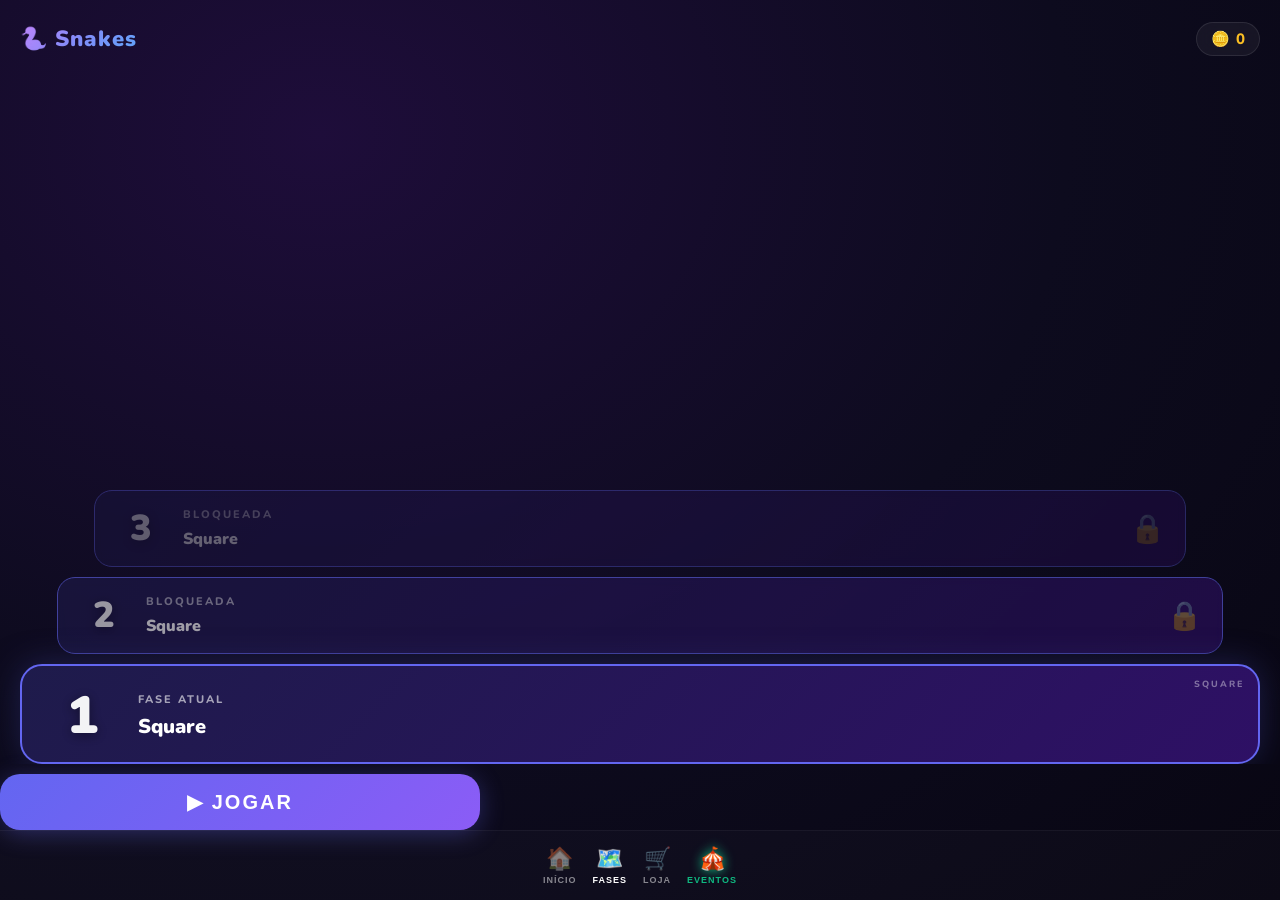
<file: index.html>
<!DOCTYPE html>
<html lang="pt-BR">
<head>
<meta charset="UTF-8">
<meta name="viewport" content="width=device-width, initial-scale=1, user-scalable=no">
<title>Snakes</title>
<link rel="preconnect" href="https://fonts.googleapis.com">
<link rel="stylesheet" href="https://fonts.googleapis.com/css2?family=Nunito:wght@700;800;900&display=swap">
<style>
*{margin:0;padding:0;box-sizing:border-box;-webkit-tap-highlight-color:transparent}
body{
  background:#0d0b1e;color:#fff;
  font-family:'Nunito',sans-serif;
  height:100dvh;display:flex;flex-direction:column;
  align-items:center;justify-content:flex-start;
  overflow:hidden;user-select:none;
}

/* ── HUD ──────────────────────────────────────────────────── */
#hud{
  width:100%;max-width:520px;
  display:flex;align-items:center;justify-content:space-between;
  padding:14px 18px 6px;
  background:linear-gradient(180deg,rgba(0,0,0,.35) 0%,transparent 100%);
}
#phase-lbl{font-size:13px;color:#9090b8;letter-spacing:1px;text-transform:uppercase;font-weight:800}
#phase-lbl b{color:#fff;font-size:18px;font-weight:900}
#timer-col{display:flex;flex-direction:column;align-items:center;gap:4px}
#timer{
  font-size:30px;font-weight:900;font-variant-numeric:tabular-nums;
  letter-spacing:2px;transition:color .3s;
  text-shadow:0 0 20px currentColor;
}
#timer.red{color:#e94560;animation:blink .5s infinite alternate}
@keyframes blink{to{opacity:.4}}
#tbar-bg{width:90px;height:5px;background:#ffffff18;border-radius:3px;overflow:hidden}
#tbar{height:5px;background:linear-gradient(90deg,#e94560,#ff6b6b);border-radius:3px;width:100%;transition:width 1s linear,background .5s;box-shadow:0 0 8px #e9456080}
.hud-btns{display:flex;gap:6px;align-items:center;}
.hud-btn{
  background:#ffffff0d;border:1.5px solid #ffffff18;color:#9090b8;
  border-radius:50%;width:38px;height:38px;font-size:17px;cursor:pointer;
  display:flex;align-items:center;justify-content:center;
  transition:all .15s;backdrop-filter:blur(4px);
}
.hud-btn:hover{background:#ffffff22;color:#fff;border-color:#ffffff44;}
.hud-btn:active{transform:scale(.88);}
#btn-restart:active{transform:rotate(-30deg) scale(.88);}
#btn-hint.on{background:#f39c12;border-color:#f39c12;color:#fff;box-shadow:0 0 12px #f39c1288;}

#canvas-wrap{
  flex:1;display:flex;align-items:center;justify-content:center;
  width:100%;padding:6px 12px 8px;
}
canvas{display:block;touch-action:none;border-radius:18px;box-shadow:0 8px 40px rgba(0,0,0,.6);}

/* ── Overlays ─────────────────────────────────────────────── */
.ov{
  position:fixed;inset:0;
  background:radial-gradient(ellipse at center,#1a1040ee 0%,#0a0818ee 100%);
  backdrop-filter:blur(12px);
  display:flex;flex-direction:column;align-items:center;justify-content:center;
  gap:14px;z-index:9;opacity:0;pointer-events:none;transition:opacity .35s;
}
.ov.show{opacity:1;pointer-events:all}
.ov-card{
  background:linear-gradient(145deg,#1e1a35,#141228);
  border:1px solid #ffffff14;border-radius:24px;
  padding:28px 36px;display:flex;flex-direction:column;align-items:center;gap:12px;
  box-shadow:0 20px 60px rgba(0,0,0,.5);min-width:260px;
}
.ov h2{font-size:36px;font-weight:900;text-shadow:0 2px 20px rgba(255,255,255,.2)}
.ov p{color:#9090b8;font-size:15px;font-weight:700}
.btn{
  background:linear-gradient(135deg,#e94560,#c73652);color:#fff;border:none;border-radius:30px;
  padding:13px 36px;font-size:16px;font-weight:800;letter-spacing:.5px;
  cursor:pointer;transition:transform .12s,box-shadow .15s;
  box-shadow:0 4px 20px #e9456055;
}
.btn:hover{box-shadow:0 6px 28px #e9456088;}
.btn:active{transform:scale(.94);}
.btn-gold{background:linear-gradient(135deg,#f39c12,#e67e22);box-shadow:0 4px 20px #f39c1255;}
.btn-gold:hover{box-shadow:0 6px 28px #f39c1288;}
.btn-ghost{
  background:#ffffff0d;border:1.5px solid #ffffff18;color:#9090b8;
  box-shadow:none;padding:11px 32px;
}
.btn-ghost:hover{background:#ffffff1a;color:#fff;}
#stars{font-size:40px;letter-spacing:8px;filter:drop-shadow(0 0 8px #f39c12);}
#win-coins-earned{font-size:22px;font-weight:900;color:#f39c12;min-height:28px;text-shadow:0 0 16px #f39c1288;}

/* ── Map Screen ─────────────────────────────────────────── */
#screen-map{
  position:fixed;inset:0;z-index:100;
  background:radial-gradient(ellipse at 25% 15%,#1e0d3a 0%,#0d0b1e 55%,#080612 100%);
  display:flex;flex-direction:column;overflow:hidden;
  transition:opacity .3s;
}
#screen-map.hidden{opacity:0;pointer-events:none;}
#map-header{
  display:flex;align-items:center;justify-content:space-between;
  padding:22px 20px 10px;flex-shrink:0;
}
#map-header h1{
  font-size:22px;font-weight:900;letter-spacing:1px;
  background:linear-gradient(135deg,#c084fc,#818cf8,#60a5fa);
  -webkit-background-clip:text;-webkit-text-fill-color:transparent;background-clip:text;
}
#coins-hud{
  display:flex;align-items:center;gap:6px;
  font-size:15px;font-weight:800;color:#fbbf24;
  background:#ffffff0d;border:1.5px solid #ffffff18;
  border-radius:20px;padding:6px 14px;backdrop-filter:blur(8px);
}
/* ── Phase cards (vertical stack) ───────────────────────── */
#map-phases{
  flex:1;display:flex;flex-direction:column;align-items:center;
  justify-content:flex-end;padding:8px 20px 0;gap:10px;overflow:hidden;
}

/* Current phase — big card */
.pc-current{
  width:100%;border-radius:22px;padding:24px 24px 20px;
  display:flex;align-items:center;gap:20px;
  border:2px solid transparent;position:relative;
  cursor:pointer;transition:transform .12s,box-shadow .2s;
  flex-shrink:0;
}
.pc-current:active{transform:scale(.97);}

/* Locked phases — smaller cards */
.pc-locked{
  width:94%;border-radius:18px;padding:16px 20px;
  display:flex;align-items:center;gap:16px;
  border:1.5px solid #ffffff0e;position:relative;
  background:#ffffff05;backdrop-filter:blur(4px);
  flex-shrink:0;opacity:.6;
}
.pc-locked2{width:88%;opacity:.35;}

/* Type colors */
.pc-sq{background:linear-gradient(135deg,#1e1b4b,#2e1065);border-color:#6366f1;}
.pc-sq.pc-current{box-shadow:0 0 32px #6366f144,0 12px 40px rgba(0,0,0,.5);}
.pc-hx{background:linear-gradient(135deg,#064e3b,#065040);border-color:#10b981;}
.pc-hx.pc-current{box-shadow:0 0 32px #10b98144,0 12px 40px rgba(0,0,0,.5);}
.pc-hxp{background:linear-gradient(135deg,#451a03,#713f12);border-color:#f97316;}
.pc-hxp.pc-current{box-shadow:0 0 32px #f9731644,0 12px 40px rgba(0,0,0,.5);}
.pc-tri{background:linear-gradient(135deg,#3b1f00,#5c3008);border-color:#d97706;}
.pc-tri.pc-current{border-color:#fbbf24;box-shadow:0 0 32px #fbbf2444,0 12px 40px rgba(0,0,0,.5);}
.pc-oct{background:linear-gradient(135deg,#042030,#063048);border-color:#0891b2;}
.pc-oct.pc-current{border-color:#22d3ee;box-shadow:0 0 32px #22d3ee44,0 12px 40px rgba(0,0,0,.5);}
.pc-ring{background:linear-gradient(135deg,#2d0a3e,#4a0f5e);border-color:#a855f7;}
.pc-ring.pc-current{border-color:#d946ef;box-shadow:0 0 32px #d946ef44,0 12px 40px rgba(0,0,0,.5);}
.pc-ring.pc-current{--glow:#d946ef55;animation:pcPulse 3s ease-in-out infinite;}

.pc-num{
  font-size:52px;font-weight:900;line-height:1;opacity:.95;
  text-shadow:0 2px 12px rgba(0,0,0,.4);flex-shrink:0;width:72px;text-align:center;
}
.pc-locked .pc-num,.pc-locked2 .pc-num{font-size:36px;width:52px;}
.pc-info{flex:1;display:flex;flex-direction:column;gap:6px;}
.pc-label{font-size:11px;font-weight:800;letter-spacing:2px;text-transform:uppercase;opacity:.6;}
.pc-name{font-size:20px;font-weight:900;}
.pc-locked .pc-name,.pc-locked2 .pc-name{font-size:16px;}
.pc-stars{font-size:16px;letter-spacing:4px;}
.pc-stars .s-on{color:#fbbf24;filter:drop-shadow(0 0 4px #fbbf24);}
.pc-stars .s-off{color:#ffffff18;}
.pc-chest{font-size:16px;margin-left:4px;filter:drop-shadow(0 0 4px #fbbf24);}
.pc-lock-icon{font-size:28px;opacity:.5;flex-shrink:0;}
.pc-type-badge{
  position:absolute;top:12px;right:14px;
  font-size:9px;font-weight:800;letter-spacing:2px;text-transform:uppercase;
  opacity:.4;
}

/* pulse on current */
@keyframes pcPulse{
  0%,100%{box-shadow:0 0 32px var(--glow),0 12px 40px rgba(0,0,0,.5)}
  50%{box-shadow:0 0 48px var(--glow),0 16px 48px rgba(0,0,0,.6)}
}
.pc-sq.pc-current{--glow:#6366f155;animation:pcPulse 3s ease-in-out infinite;}
.pc-hx.pc-current{--glow:#10b98155;animation:pcPulse 3s ease-in-out infinite;}
.pc-hxp.pc-current{--glow:#f9731655;animation:pcPulse 3s ease-in-out infinite;}
.pc-tri.pc-current{--glow:#fbbf2455;animation:pcPulse 3s ease-in-out infinite;}
.pc-oct.pc-current{--glow:#22d3ee55;animation:pcPulse 3s ease-in-out infinite;}

/* ── Play button ─────────────────────────────────────────── */
#btn-play-map{
  flex-shrink:0;width:calc(100% - 40px);max-width:480px;
  margin:10px 0 0;
  font-size:20px;font-weight:900;letter-spacing:2px;
  padding:16px;border-radius:20px;
  background:linear-gradient(135deg,#6366f1,#8b5cf6);
  box-shadow:0 4px 24px #6366f155;
  border:none;color:#fff;cursor:pointer;
  transition:transform .12s,box-shadow .15s;
  text-transform:uppercase;
}
#btn-play-map:active{transform:scale(.96);}
#btn-play-map:hover{box-shadow:0 6px 32px #6366f188;}

/* ── Hotbar placeholder ──────────────────────────────────── */
#map-hotbar{
  flex-shrink:0;height:70px;width:100%;
  display:flex;align-items:center;justify-content:center;gap:16px;
  padding:0 20px;
  border-top:1px solid #ffffff0c;
  background:#ffffff04;
}
.hotbar-btn{
  display:flex;flex-direction:column;align-items:center;gap:3px;
  cursor:pointer;opacity:.5;transition:opacity .15s;
  background:none;border:none;color:#fff;
}
.hotbar-btn:active{opacity:.8;}
.hotbar-btn .hb-icon{font-size:22px;}
.hotbar-btn .hb-label{font-size:9px;font-weight:700;letter-spacing:1px;text-transform:uppercase;}

/* ── Shop ─────────────────────────────────────────────────── */
#map-shop{display:none;} /* hidden for now, will be in hotbar */
.shop-row{display:flex;gap:10px;}
.shop-item{
  flex:1;border-radius:14px;padding:10px 8px;
  display:flex;flex-direction:column;align-items:center;gap:3px;
  cursor:pointer;border:1.5px solid #ffffff14;
  background:#ffffff08;
  transition:border-color .15s,transform .12s,box-shadow .15s;
}
.shop-item:active{transform:scale(.91);}
.shop-item.affordable{border-color:#fbbf24;box-shadow:0 0 12px #fbbf2433;}
.shop-item.broke{opacity:.35;cursor:default;pointer-events:none;}
.si-icon{font-size:20px;}
.si-name{font-size:10px;color:#9090b8;text-align:center;font-weight:700;}
.si-price{font-size:13px;font-weight:800;color:#fbbf24;}

/* ── Chest overlay ───────────────────────────────────────── */
#ov-chest{z-index:200;}
#chest-box{
  background:linear-gradient(145deg,#1e1a35,#141228);
  border:1px solid #ffffff14;border-radius:24px;
  padding:30px 44px 26px;display:flex;flex-direction:column;
  align-items:center;gap:12px;min-width:250px;
  box-shadow:0 24px 64px rgba(0,0,0,.6);
}
#chest-anim{font-size:72px;animation:chestPop .6s cubic-bezier(.175,.885,.32,1.275);}
@keyframes chestPop{
  0%{transform:scale(.15) rotate(-20deg);opacity:0}
  65%{transform:scale(1.2) rotate(8deg)}
  100%{transform:scale(1) rotate(0)}
}
#chest-reward{font-size:30px;font-weight:900;color:#fbbf24;text-shadow:0 0 20px #fbbf2488;}
#chest-sub{font-size:14px;color:#9090b8;font-weight:700;}

/* ── Coins in HUD ────────────────────────────────────────── */
#coins-game,.cs-coins-disp{
  font-size:11px;font-weight:800;color:#fbbf24;letter-spacing:.4px;
  background:#fbbf2415;border:1px solid #fbbf2430;
  border-radius:10px;padding:2px 7px;white-space:nowrap;
}
.hud-btn-cost{
  border-radius:14px!important;width:auto!important;padding:0 9px!important;
  gap:3px;flex-direction:column;
}
.btn-cost{font-size:9px;color:#fbbf24;font-weight:900;line-height:1;margin-top:-2px;}

.hb-event-active{opacity:1!important;color:#10b981!important;}
.hb-event-active .hb-icon{filter:drop-shadow(0 0 6px #10b981);}
.gb-icon{font-size:44px;flex-shrink:0;}
.gb-info{flex:1;}
.gb-name{font-size:22px;font-weight:900;margin-bottom:4px;}
.gb-desc{font-size:13px;color:#9090b8;font-weight:700;}
.gb-arrow{font-size:24px;opacity:.5;flex-shrink:0;}

/* ── Classic Snake ──────────────────────────────────────────── */
#screen-snake{
  position:fixed;inset:0;z-index:50;
  background:#060f06;
  display:flex;flex-direction:column;align-items:center;
}
#screen-snake.hidden{opacity:0;pointer-events:none;}
#cs-hud{
  width:100%;max-width:520px;
  display:flex;align-items:center;justify-content:space-between;
  padding:14px 18px 6px;
  background:linear-gradient(180deg,rgba(0,0,0,.35) 0%,transparent 100%);
  flex-shrink:0;
}
#cs-back{
  background:#ffffff0d;border:1.5px solid #ffffff18;color:#9090b8;
  border-radius:50%;width:38px;height:38px;font-size:17px;cursor:pointer;
  display:flex;align-items:center;justify-content:center;transition:all .15s;
}
#cs-back:active{background:#ffffff22;color:#fff;}
#cs-score-lbl{font-size:11px;color:#9090b8;letter-spacing:1px;font-weight:800;text-align:center;text-transform:uppercase;}
#cs-score-lbl b{color:#2ecc71;font-size:22px;font-weight:900;display:block;line-height:1.2;}
#cs-level-lbl{font-size:11px;color:#9090b8;font-weight:800;text-align:right;text-transform:uppercase;letter-spacing:1px;}
#cs-level-lbl b{color:#fff;font-size:20px;font-weight:900;display:block;line-height:1.2;}
#cs-canvas-wrap{flex:1;display:flex;align-items:center;justify-content:center;width:100%;padding:4px 12px;}
#cs-canvas{display:block;touch-action:none;border-radius:16px;box-shadow:0 8px 40px rgba(0,0,0,.7);}
#cs-dpad{
  flex-shrink:0;display:grid;
  grid-template-areas:'. up .' 'left . right' '. down .';
  grid-template-columns:repeat(3,54px);grid-template-rows:repeat(3,54px);
  gap:5px;margin-bottom:12px;
}
.dpad-btn{
  background:#ffffff0d;border:1.5px solid #ffffff18;color:#fff;
  border-radius:14px;font-size:22px;cursor:pointer;
  display:flex;align-items:center;justify-content:center;
  transition:background .08s,transform .08s;
  touch-action:manipulation;-webkit-user-select:none;user-select:none;
}
.dpad-btn:active{background:#2ecc7133;border-color:#2ecc71;transform:scale(.88);}
#dpad-up{grid-area:up;}#dpad-left{grid-area:left;}
#dpad-right{grid-area:right;}#dpad-down{grid-area:down;}
</style>
</head>
<body>

<div id="hud">
  <div style="display:flex;flex-direction:column;align-items:center;gap:3px;flex-shrink:0">
    <button id="btn-back" class="hud-btn" title="Voltar">✕</button>
    <div id="coins-game">🪙 0</div>
  </div>
  <div id="timer-col">
    <div id="phase-lbl">Fase <b id="pnum">1</b></div>
    <div id="timer">2:00</div>
    <div id="tbar-bg"><div id="tbar"></div></div>
  </div>
  <div class="hud-btns">
    <button id="btn-hint"    class="hud-btn" title="Dica">💡</button>
    <button id="btn-undo"    class="hud-btn hud-btn-cost" title="Desfazer">↩<span class="btn-cost">🪙10</span></button>
    <button id="btn-restart" class="hud-btn" title="Reiniciar">↺</button>
  </div>
</div>

<div id="canvas-wrap"><canvas id="c"></canvas></div>

<div id="ov-win" class="ov">
  <div class="ov-card">
    <div id="stars">★★★</div>
    <h2>Escapou! 🐍</h2>
    <p id="win-msg">Todas as cobras fugiram!</p>
    <div id="win-coins-earned"></div>
    <button class="btn" id="btn-next">Próxima Fase ▶</button>
    <button class="btn btn-ghost" id="btn-map-win">◀ Mapa</button>
  </div>
</div>
<div id="ov-lose" class="ov">
  <div class="ov-card">
    <h2>⏱ Tempo!</h2>
    <p>As cobras ficaram presas...</p>
    <button class="btn btn-gold" id="btn-continue">⏱ +30s por 🪙 20</button>
    <p id="continue-msg" style="font-size:12px;color:#e94560;min-height:16px"></p>
    <button class="btn" id="btn-retry2">Tentar Novamente</button>
    <button class="btn btn-ghost" id="btn-map-lose">◀ Mapa</button>
  </div>
</div>

<!-- Mapa de Fases -->
<div id="screen-map" class="hidden">
  <div id="map-header">
    <h1>🐍 Snakes</h1>
    <div id="coins-hud">🪙 <span id="coins-map-val">0</span></div>
  </div>

  <div id="map-phases"></div>

  <button id="btn-play-map">▶ Jogar</button>

  <div id="map-shop"></div>

  <div id="map-hotbar">
    <button class="hotbar-btn" id="hb-home"><div class="hb-icon">🏠</div><div class="hb-label">Início</div></button>
    <button class="hotbar-btn" style="opacity:1"><div class="hb-icon">🗺️</div><div class="hb-label">Fases</div></button>
    <button class="hotbar-btn"><div class="hb-icon">🛒</div><div class="hb-label">Loja</div></button>
    <button class="hotbar-btn hb-event-active" id="hb-events"><div class="hb-icon">🎪</div><div class="hb-label">Eventos</div></button>
  </div>
</div>

<!-- Home Screen -->

<!-- Classic Snake -->
<div id="screen-snake" class="hidden">
  <div id="cs-hud">
    <div style="display:flex;flex-direction:column;align-items:center;gap:3px;flex-shrink:0">
      <button id="cs-back">✕</button>
      <div class="cs-coins-disp">🪙 <span id="cs-coins-val">0</span></div>
    </div>
    <div id="cs-score-lbl">🍎 <b id="cs-score-val">0</b>/<span id="cs-need-val">3</span></div>
    <div id="cs-level-lbl">Fase<b id="cs-level-val">1</b></div>
  </div>
  <div id="cs-canvas-wrap"><canvas id="cs-canvas"></canvas></div>
  <div id="cs-dpad">
    <button class="dpad-btn" id="dpad-up">▲</button>
    <button class="dpad-btn" id="dpad-left">◀</button>
    <button class="dpad-btn" id="dpad-right">▶</button>
    <button class="dpad-btn" id="dpad-down">▼</button>
  </div>
</div>
<div id="ov-cs-win" class="ov" style="z-index:60">
  <div class="ov-card">
    <h2>🎉 Fase Vencida!</h2>
    <p id="cs-win-msg"></p>
    <div id="cs-win-sub" style="font-size:14px;color:#fbbf24;font-weight:800;min-height:20px;"></div>
    <button class="btn" id="cs-btn-next">Próxima Fase ▶</button>
    <button class="btn btn-ghost" id="cs-btn-home2">◀ Menu</button>
  </div>
</div>
<div id="ov-cs-dead" class="ov" style="z-index:60">
  <div class="ov-card">
    <h2>💀 Morreu!</h2>
    <p id="cs-dead-msg">Score: 0</p>
    <div id="cs-dead-coins" style="font-size:22px;font-weight:900;color:#fbbf24;min-height:28px;text-shadow:0 0 16px #fbbf2488;"></div>
    <button class="btn" id="cs-btn-retry">Jogar Novamente</button>
    <button class="btn btn-ghost" id="cs-btn-home">◀ Menu</button>
  </div>
</div>

<!-- Baú -->
<div id="ov-chest" class="ov">
  <div id="chest-box">
    <div id="chest-anim">📦</div>
    <h2>Baú da Fase!</h2>
    <div id="chest-reward"></div>
    <div id="chest-sub"></div>
    <button class="btn" id="btn-chest-ok">Coletar 🎉</button>
  </div>
</div>

<script>
// ═══════════════════════════════════════════════════════════
// SAVE SYSTEM
// ═══════════════════════════════════════════════════════════
const SAVE={
  getCoins:()=>parseInt(localStorage.getItem('snake_coins')||'0'),
  setCoins:c=>localStorage.setItem('snake_coins',c),
  addCoins:n=>{SAVE.setCoins(SAVE.getCoins()+n);},

  getProgress:()=>JSON.parse(localStorage.getItem('snake_progress')||'{}'),
  setProgress:p=>localStorage.setItem('snake_progress',JSON.stringify(p)),

  getMaxPhase:()=>parseInt(localStorage.getItem('snake_phase')||'1'),
  setMaxPhase:p=>localStorage.setItem('snake_phase',p),

  getBonusTime:()=>parseInt(localStorage.getItem('snake_bonusTime')||'0'),
  setBonusTime:t=>localStorage.setItem('snake_bonusTime',t),
  useBonusTime:()=>{const t=SAVE.getBonusTime();SAVE.setBonusTime(0);return t;},
  addBonusTime:n=>{SAVE.setBonusTime(SAVE.getBonusTime()+n);},

  getHintTokens:()=>parseInt(localStorage.getItem('snake_hints')||'0'),
  setHintTokens:h=>localStorage.setItem('snake_hints',h),
  addHintTokens:n=>{SAVE.setHintTokens(SAVE.getHintTokens()+n);},
  useHintToken:()=>{const h=SAVE.getHintTokens();if(h<=0)return false;SAVE.setHintTokens(h-1);return true;},
};

// ═══════════════════════════════════════════════════════════
// MAP SCREEN
// ═══════════════════════════════════════════════════════════

function showMap(){
  clearInterval(G.timerH);
  clearInterval(CS.loop);CS.alive=false;
  hide('ov-win');hide('ov-lose');hide('ov-chest');hide('ov-cs-dead');hide('ov-cs-win');
  document.getElementById('screen-snake').classList.add('hidden');
  buildMapScreen();
  document.getElementById('screen-map').classList.remove('hidden');
}

function hideMap(){
  document.getElementById('screen-map').classList.add('hidden');
}

function phaseTypeClass(p){
  const block=Math.floor((p-1)/100);
  return ['sq','hx','tri','oct','ring'][block%5];
}
function phaseTypeName(p){
  const t=phaseTypeClass(p);
  return {sq:'Square',hx:'Hexagonal',tri:'Triangular',oct:'Octagonal',ring:'Ring'}[t];
}

function buildMapScreen(){
  const prog=SAVE.getProgress();
  const maxPhase=SAVE.getMaxPhase();
  const coins=SAVE.getCoins();

  document.getElementById('coins-map-val').textContent=coins;

  const container=document.getElementById('map-phases');
  container.innerHTML='';

  // Show: current phase (big) + up to 2 locked phases below
  const cur=maxPhase;

  // Current phase card
  const pdata=prog[cur]||{stars:0,chest:false};
  const stars=pdata.stars||0;
  const tc=phaseTypeClass(cur);
  const tn=phaseTypeName(cur);
  const starHTML='<span class="s-on">'+'★'.repeat(stars)+'</span>'
                +'<span class="s-off">'+'☆'.repeat(3-stars)+'</span>';
  const chestBadge=(stars===3&&!pdata.chest)?`<span class="pc-chest">📦</span>`:'';

  const curCard=document.createElement('div');
  curCard.className=`pc-current pc-${tc}`;
  curCard.innerHTML=`
    <div class="pc-num">${cur}</div>
    <div class="pc-info">
      <div class="pc-label">Fase atual</div>
      <div class="pc-name">${tn}</div>
      ${stars>0?`<div class="pc-stars">${starHTML}${chestBadge}</div>`:''}
    </div>
    <div class="pc-type-badge">${phaseTypeName(cur).toUpperCase()}</div>`;
  // i=2 primeiro (mais longe = topo), i=1 depois, current por último (base)
  for(let i=2;i>=1;i--){
    const p=cur+i;
    const tc2=phaseTypeClass(p);
    const tn2=phaseTypeName(p);
    const lockedCard=document.createElement('div');
    lockedCard.className=`pc-locked pc-${tc2}${i===2?' pc-locked2':''}`;
    lockedCard.innerHTML=`
      <div class="pc-num">${p}</div>
      <div class="pc-info">
        <div class="pc-label">Bloqueada</div>
        <div class="pc-name">${tn2}</div>
      </div>
      <div class="pc-lock-icon">🔒</div>`;
    container.appendChild(lockedCard);
  }
  container.appendChild(curCard);
}

function buyTime(){
  if(SAVE.getCoins()<25) return;
  SAVE.addCoins(-25);
  SAVE.addBonusTime(30);
  buildMapScreen();
  // Brief visual feedback
  const btn=document.getElementById('shop-time');
  btn.style.borderColor='#2ecc71';
  setTimeout(()=>btn.style.borderColor='',600);
}

function buyHint(){
  if(SAVE.getCoins()<15) return;
  SAVE.addCoins(-15);
  SAVE.addHintTokens(1);
  buildMapScreen();
  const btn=document.getElementById('shop-hint');
  btn.style.borderColor='#2ecc71';
  setTimeout(()=>btn.style.borderColor='',600);
}

// ═══════════════════════════════════════════════════════════
// CHEST
// ═══════════════════════════════════════════════════════════
const CHEST_REWARDS=[
  {type:'coins',amount:20,label:'+20 moedas',icon:'🪙'},
  {type:'coins',amount:30,label:'+30 moedas',icon:'🪙'},
  {type:'coins',amount:40,label:'+40 moedas',icon:'🪙🪙'},
  {type:'time', amount:30,label:'+30 segundos',icon:'⏱'},
  {type:'time', amount:60,label:'+60 segundos',icon:'⏱⏱'},
  {type:'hints',amount:2, label:'+2 dicas',icon:'💡'},
];

function openChest(phase){
  const reward=CHEST_REWARDS[Math.floor(Math.random()*CHEST_REWARDS.length)];

  // Apply reward
  if(reward.type==='coins') SAVE.addCoins(reward.amount);
  else if(reward.type==='time') SAVE.addBonusTime(reward.amount);
  else if(reward.type==='hints') SAVE.addHintTokens(reward.amount);

  // Mark chest as claimed
  const prog=SAVE.getProgress();
  if(prog[phase]) prog[phase].chest=true;
  SAVE.setProgress(prog);

  // Show popup
  document.getElementById('chest-anim').textContent='🎁';
  document.getElementById('chest-reward').textContent=reward.icon+' '+reward.label;
  document.getElementById('chest-sub').textContent='Recompensa desbloqueada!';
  show('ov-chest');
}

// ═══════════════════════════════════════════════════════════
// CONSTANTS
// ═══════════════════════════════════════════════════════════
const COLORS = [
  '#e74c3c','#3498db','#2ecc71','#f39c12','#9b59b6',
  '#1abc9c','#e67e22','#e91e63','#00bcd4','#ff5722',
  '#cddc39','#795548','#607d8b','#ff4081','#69f0ae',
  '#40c4ff','#ffd740','#ff6d00','#d500f9','#00e676',
];

function lerp(a,b,t){return a+(b-a)*t;}

const TYPE_BLOCK=100;
const GRID_TYPES=['square','hex','tri','oct','ring'];

function cfg(phase){
  if(phase<1) phase=1;
  const block=Math.floor((phase-1)/TYPE_BLOCK);
  const pos=(phase-1)%TYPE_BLOCK;   // 0-99 within block
  const t=pos/(TYPE_BLOCK-1);       // 0.0 → 1.0
  const type=GRID_TYPES[block%GRID_TYPES.length];

  // 1 snake per phase: phase 1=2, phase 2=3, ..., phase 100=101→100
  const n=Math.min(100, pos+2);

  // Fixed snake size range 2-5; grid derived from n to keep ~52% fill
  const blMax=5;
  const flMax=Math.round(lerp(2,4,t));
  const avgBody=(2+blMax)/2;
  const avgFuture=(2+flMax)/2;
  const area=Math.round(n*(avgBody+avgFuture)/0.52);

  let rows,cols;
  if(type==='ring'){
    rows=Math.min(10,Math.max(3,Math.round(Math.sqrt(area/5))));
    cols=Math.min(36,Math.max(8,Math.round(area/rows)));
  } else if(type==='tri'){
    cols=Math.min(40,Math.max(8,Math.round(Math.sqrt(area*2))));
    rows=Math.min(20,Math.max(4,Math.ceil(area/cols)));
  } else if(type==='hex'){
    cols=Math.min(30,Math.max(4,Math.round(Math.sqrt(area*1.1))));
    rows=Math.min(26,Math.max(3,Math.ceil(area/cols)));
  } else { // square, oct
    cols=Math.min(32,Math.max(4,Math.round(Math.sqrt(area*1.2))));
    rows=Math.min(28,Math.max(4,Math.ceil(area/cols)));
  }

  return{rows,cols,n,bl:[2,Math.max(2,blMax)],fl:[2,Math.max(2,flMax)],type};
}

// ═══════════════════════════════════════════════════════════
// GRID HELPERS
// ═══════════════════════════════════════════════════════════
function sqNeighbors(r,c,R,C){
  return [[-1,0],[1,0],[0,-1],[0,1]]
    .map(([dr,dc])=>[r+dr,c+dc])
    .filter(([nr,nc])=>nr>=0&&nr<R&&nc>=0&&nc<C);
}
function hexNeighbors(r,c,R,C){
  const dirs=r%2===0?[[-1,-1],[-1,0],[0,-1],[0,1],[1,-1],[1,0]]:[[-1,0],[-1,1],[0,-1],[0,1],[1,0],[1,1]];
  return dirs.map(([dr,dc])=>[r+dr,c+dc]).filter(([nr,nc])=>nr>=0&&nr<R&&nc>=0&&nc<C);
}
function triNeighbors(r,c,R,C){
  const isUp=(r+c)%2===0;
  const res=[[r,c-1],[r,c+1]];
  if(isUp&&r+1<R) res.push([r+1,c]);
  if(!isUp&&r>0)  res.push([r-1,c]);
  return res.filter(([nr,nc])=>nc>=0&&nc<C);
}
function octNeighbors(r,c,R,C){
  return [[-1,-1],[-1,0],[-1,1],[0,-1],[0,1],[1,-1],[1,0],[1,1]]
    .map(([dr,dc])=>[r+dr,c+dc])
    .filter(([nr,nc])=>nr>=0&&nr<R&&nc>=0&&nc<C);
}
function ringNeighbors(r,c,R,C){
  // left/right wrap around (angular), up/down radial (no wrap)
  const res=[[r,(c-1+C)%C],[r,(c+1)%C]];
  if(r>0)   res.push([r-1,c]); // inner ring
  if(r<R-1) res.push([r+1,c]); // outer ring
  return res;
}
function neighbors(type,r,c,R,C){
  if(type==='hex') return hexNeighbors(r,c,R,C);
  if(type==='tri') return triNeighbors(r,c,R,C);
  if(type==='oct') return octNeighbors(r,c,R,C);
  if(type==='ring') return ringNeighbors(r,c,R,C);
  return sqNeighbors(r,c,R,C);
}
function maxDeg(type){return type==='hex'?6:type==='tri'?3:type==='oct'?8:4;}
function isBoundary(type,r,c,R,C){return neighbors(type,r,c,R,C).length<maxDeg(type);}
function allBoundary(type,R,C){
  if(type==='ring'){
    const b=[];
    for(let c=0;c<C;c++) b.push([R-1,c]); // only outer ring
    return b;
  }
  const b=[];
  for(let r=0;r<R;r++) for(let c=0;c<C;c++) if(isBoundary(type,r,c,R,C)) b.push([r,c]);
  return b;
}

// ═══════════════════════════════════════════════════════════
// CELL CENTERS & CANVAS SIZE
// ═══════════════════════════════════════════════════════════
function sqCenter(r,c,cs){return{x:c*cs+cs/2,y:r*cs+cs/2};}
function hexCenter(r,c,cs){
  const s=cs*0.52,w=s*Math.sqrt(3),h=s*2;
  return{x:c*w+(r%2)*(w/2)+w/2+2,y:r*h*.75+h/2+2};
}
function triCenter(r,c,cs){
  const h=cs*Math.sqrt(3)/2,isUp=(r+c)%2===0;
  return{x:c*cs/2+cs/2,y:r*h+(isUp?h*.62:h*.38)};
}
function ringInnerR(R,cs){return Math.max(cs*1.5, cs*R*0.4);}
function ringOffset(R,cs){return ringInnerR(R,cs)+R*cs+8;}
function ringCenter(r,c,cs){
  const R=G.rows,C=G.cols;
  const inner=ringInnerR(R,cs);
  const radius=inner+(r+0.5)*cs;
  const angle=(c+0.5)/C*2*Math.PI-Math.PI/2;
  const off=ringOffset(R,cs);
  return{x:off+radius*Math.cos(angle),y:off+radius*Math.sin(angle)};
}
function cellCenter(type,r,c,cs){
  if(type==='hex') return hexCenter(r,c,cs);
  if(type==='tri') return triCenter(r,c,cs);
  if(type==='ring') return ringCenter(r,c,cs);
  return sqCenter(r,c,cs); // square and oct both use square centers
}
function canvasSize(type,R,C,cs){
  if(type==='hex'){const s=cs*.52,w=s*Math.sqrt(3),h=s*2;return{w:C*w+w/2+4,h:R*h*.75+h/4+4};}
  if(type==='tri'){const h=cs*Math.sqrt(3)/2;return{w:(C+1)*cs/2+2,h:R*h+h+2};}
  if(type==='ring'){const off=ringOffset(R,cs);return{w:off*2,h:off*2};}
  return{w:C*cs,h:R*cs};
}
function drawGrid(ctx,type,R,C,cs){
  ctx.strokeStyle=type==='hex'?'rgba(100,255,100,0.07)':'rgba(255,255,255,0.07)';
  ctx.lineWidth=1;
  if(type==='square'||type==='rect'){
    for(let r=0;r<=R;r++){ctx.beginPath();ctx.moveTo(0,r*cs);ctx.lineTo(C*cs,r*cs);ctx.stroke();}
    for(let c=0;c<=C;c++){ctx.beginPath();ctx.moveTo(c*cs,0);ctx.lineTo(c*cs,R*cs);ctx.stroke();}
  } else if(type==='hex'){
    const s=cs*.52-1;
    for(let r=0;r<R;r++) for(let c=0;c<C;c++){
      const{x,y}=hexCenter(r,c,cs);
      ctx.beginPath();
      for(let i=0;i<6;i++){
        const a=Math.PI/3*i-Math.PI/6;
        i===0?ctx.moveTo(x+s*Math.cos(a),y+s*Math.sin(a)):ctx.lineTo(x+s*Math.cos(a),y+s*Math.sin(a));
      }
      ctx.closePath();ctx.stroke();
    }
  } else if(type==='tri'){
    const h=cs*Math.sqrt(3)/2;
    for(let r=0;r<R;r++) for(let c=0;c<C;c++){
      const isUp=(r+c)%2===0,bx=c*cs/2,by=r*h;
      ctx.beginPath();
      if(isUp){ctx.moveTo(bx,by+h);ctx.lineTo(bx+cs,by+h);ctx.lineTo(bx+cs/2,by);}
      else     {ctx.moveTo(bx,by); ctx.lineTo(bx+cs,by);  ctx.lineTo(bx+cs/2,by+h);}
      ctx.closePath();ctx.stroke();
    }
  } else if(type==='oct'){
    // Octagonal cells: squares with cut corners
    const t=cs*0.28;
    ctx.strokeStyle='rgba(100,200,255,0.07)';
    for(let r=0;r<R;r++) for(let c=0;c<C;c++){
      const x=c*cs,y=r*cs;
      ctx.beginPath();
      ctx.moveTo(x+t,y);    ctx.lineTo(x+cs-t,y);
      ctx.lineTo(x+cs,y+t); ctx.lineTo(x+cs,y+cs-t);
      ctx.lineTo(x+cs-t,y+cs); ctx.lineTo(x+t,y+cs);
      ctx.lineTo(x,y+cs-t); ctx.lineTo(x,y+t);
      ctx.closePath();ctx.stroke();
    }
  } else if(type==='ring'){
    const inner=ringInnerR(R,cs);
    const off=ringOffset(R,cs);
    ctx.strokeStyle='rgba(255,100,220,0.09)';
    ctx.lineWidth=1;
    for(let r=0;r<=R;r++){
      const rad=inner+r*cs;
      ctx.beginPath();ctx.arc(off,off,rad,0,2*Math.PI);ctx.stroke();
    }
    for(let c=0;c<C;c++){
      const angle=(c/C)*2*Math.PI-Math.PI/2;
      ctx.beginPath();
      ctx.moveTo(off+inner*Math.cos(angle),off+inner*Math.sin(angle));
      ctx.lineTo(off+(inner+R*cs)*Math.cos(angle),off+(inner+R*cs)*Math.sin(angle));
      ctx.stroke();
    }
  }
}

// ═══════════════════════════════════════════════════════════
// GENERATOR
// ═══════════════════════════════════════════════════════════
function rnd(a,b){return a+Math.floor(Math.random()*(b-a+1));}
function shuffle(a){for(let i=a.length-1;i>0;i--){const j=Math.floor(Math.random()*(i+1));[a[i],a[j]]=[a[j],a[i]];}return a;}
function key(r,c){return r*1000+c;}

function randomWalk(start,length,occ,type,R,C){
  const path=[start],vis=new Set([key(start[0],start[1])]);
  for(let i=1;i<length;i++){
    const[r,c]=path[path.length-1];
    const nbrs=shuffle(neighbors(type,r,c,R,C).filter(([nr,nc])=>!vis.has(key(nr,nc))&&!occ.has(key(nr,nc))));
    if(!nbrs.length) break;
    path.push(nbrs[0]);vis.add(key(nbrs[0][0],nbrs[0][1]));
  }
  return path;
}

function buildSnake(id,type,R,C,bodyOcc,bodyLen,futureLen){
  const boundary=allBoundary(type,R,C);

  for(let att=0;att<120;att++){
    const exits=boundary.filter(([r,c])=>!bodyOcc.has(key(r,c)));
    if(!exits.length) return null;
    const exitCell=exits[Math.floor(Math.random()*exits.length)];

    // Walk inward from exit: gives [exitCell, f1, ..., fN, headPos]
    const inward=randomWalk(exitCell,futureLen+bodyLen,bodyOcc,type,R,C);
    if(inward.length<bodyLen+1) continue;

    // Travel order: reverse = [deepTail ... headPos ... exitCell]
    const rail=[...inward].reverse();

    // Compute exit direction (for virtual cells past exitCell)
    const n=rail.length;
    const dr=rail[n-1][0]-rail[n-2][0],dc=rail[n-1][1]-rail[n-2][1];
    // Ring exits must be radial (dc===0) so virtual cells go off-grid
    if(type==='ring' && dc!==0) continue;
    for(let v=1;v<=bodyLen;v++) rail.push([rail[n-1][0]+dr*v,rail[n-1][1]+dc*v]);

    return{id,color:COLORS[id%COLORS.length],rail,bodyLen,headIdx:bodyLen-1,exited:false,_anim:null};
  }
  return null;
}

function bodyOf(sn){
  const s=Math.max(0,sn.headIdx-sn.bodyLen+1);
  return sn.rail.slice(s,sn.headIdx+1);
}
function isInGrid(r,c,R,C){return r>=0&&r<R&&c>=0&&c<C;}

function solvable(snakes,R,C){
  // Step-by-step greedy: advance ONE step per snake per iteration.
  // Avoids the "slide full path, corrupt state mid-way" bug.
  const n=snakes.length;
  const heads=[...snakes.map(s=>s.headIdx)];
  const exited=new Array(n).fill(false);

  function cellsOf(i){
    const hi=heads[i],bl=snakes[i].bodyLen,rail=snakes[i].rail;
    const cells=[];
    for(let j=Math.max(0,hi-bl+1);j<=hi;j++){
      const[r,c]=rail[j];
      if(isInGrid(r,c,R,C)) cells.push(key(r,c));
    }
    return cells;
  }
  function buildOcc(){
    const m=new Map();
    for(let i=0;i<n;i++){
      if(exited[i]) continue;
      for(const k of cellsOf(i)) m.set(k,i);
    }
    return m;
  }

  let progress=true;
  while(progress){
    progress=false;
    const occ=buildOcc();
    for(let i=0;i<n;i++){
      if(exited[i]) continue;
      const rail=snakes[i].rail;
      if(heads[i]>=rail.length-1){exited[i]=true;progress=true;continue;}
      const ni=heads[i]+1;
      const[nr,nc]=rail[ni];
      const free=!isInGrid(nr,nc,R,C)||!occ.has(key(nr,nc))||occ.get(key(nr,nc))===i;
      if(free){
        heads[i]=ni;
        if(heads[i]>=rail.length-1) exited[i]=true;
        progress=true;
      }
    }
  }
  return exited.every(Boolean);
}

function generateLevel(phase){
  const c=cfg(phase);
  const{rows:R,cols:C,n,bl,fl,type}=c;

  for(let attempt=0;attempt<60;attempt++){
    const snakes=[];
    const bodyOcc=new Set();
    let ok=true;

    for(let i=0;i<n;i++){
      const bodyLen=rnd(bl[0],bl[1]);
      const futureLen=rnd(fl[0],fl[1]);
      const sn=buildSnake(i,type,R,C,bodyOcc,bodyLen,futureLen);
      if(!sn){ok=false;break;}
      snakes.push(sn);
      for(const[r,c2] of bodyOf(sn)) bodyOcc.add(key(r,c2));
    }

    if(!ok) continue;
    if(solvable(snakes,R,C)){
      // A partir de 3 cobras exige pelo menos 1 bloqueio (puzzle real)
      if(n>=3){
        const occ=occMap(snakes);
        const hasBlock=snakes.some(sn=>{
          const ni=sn.headIdx+1;
          if(ni>=sn.rail.length) return false;
          const[nr,nc]=sn.rail[ni];
          if(!isInGrid(nr,nc,R,C)) return false;
          return occ.has(key(nr,nc))&&occ.get(key(nr,nc))!==sn.id;
        });
        if(!hasBlock) continue;
      }
      return{snakes,rows:R,cols:C,type,phase};
    }
  }

  // Fallback: 2 snakes no blocking
  return generateSimple(phase);
}

function generateSimple(phase){
  // Fallback: half the snakes, minimum lengths, no solvability check
  const c=cfg(phase);
  const{rows:R,cols:C,n,bl,fl,type}=c;
  const target=Math.max(3,Math.floor(n/2));
  const snakes=[];
  const occ=new Set();
  for(let i=0;i<target;i++){
    const sn=buildSnake(i,type,R,C,occ,bl[0],fl[0]);
    if(sn){snakes.push(sn);for(const[r,c2] of bodyOf(sn)) occ.add(key(r,c2));}
  }
  return{snakes,rows:R,cols:C,type,phase};
}

// ═══════════════════════════════════════════════════════════
// GAME STATE
// ═══════════════════════════════════════════════════════════

const G={
  canvas:null,ctx:null,
  snakes:[],rows:0,cols:0,type:'square',cs:60,
  phase:1,
  timer:120,timerMax:120,timerH:null,
  win:false,lose:false,
  flashId:-1,flashFrames:0,
  sliding:false,
  history:[],      // pilha de snapshots para undo
  showHint:false,
  particles:[],
  animLoop:false,  // RAF loop unificado para hints + partículas
};

// ═══════════════════════════════════════════════════════════
// START / LOAD
// ═══════════════════════════════════════════════════════════
function startPhase(phase){
  clearInterval(G.timerH);
  hide('ov-win');hide('ov-lose');

  const level=generateLevel(phase);
  G.snakes=level.snakes;
  G.rows=level.rows;G.cols=level.cols;G.type=level.type;
  G.phase=phase;G.win=false;G.lose=false;G.flashId=-1;G.chestPending=false;
  hideMap();

  G.sliding=false;
  G.history=[];G.showHint=false;G.particles=[];G.animLoop=false;
  document.getElementById('btn-hint').classList.remove('on');
  const bgMap={hex:'#070f07',tri:'#0f0a04',oct:'#040a10',square:'#0d0b1e',ring:'#0f0215'};
  document.body.style.background=bgMap[G.type]||'#0d0b1e';

  // Fit canvas (mínimo 16px por célula para manter legibilidade)
  const maxW=Math.min(window.innerWidth-28,520);
  const maxH=window.innerHeight-130;
  const BASE=68,MIN_CS=16;
  const raw=canvasSize(G.type,G.rows,G.cols,BASE);
  const scale=Math.min(maxW/raw.w,maxH/raw.h,1.5);
  G.cs=Math.max(MIN_CS,BASE*scale);
  const sz=canvasSize(G.type,G.rows,G.cols,G.cs);
  G.canvas.width=sz.w;G.canvas.height=sz.h;

  document.getElementById('pnum').textContent=phase;
  const glbl=document.getElementById('grid-lbl');if(glbl) glbl.textContent=G.type;

  const bonus=SAVE.useBonusTime();
  G.timer=120+bonus;G.timerMax=120+bonus;
  updateCoinsHUD();
  updateTimerUI();
  G.timerH=setInterval(tick,1000);
  render();
}

function tick(){
  if(G.win||G.lose) return;
  G.timer=Math.max(0,G.timer-1);
  updateTimerUI();
  if(G.timer===0){clearInterval(G.timerH);G.lose=true;show('ov-lose');}
}
function updateTimerUI(){
  const m=Math.floor(G.timer/60),s=G.timer%60;
  const el=document.getElementById('timer');
  el.textContent=`${m}:${String(s).padStart(2,'0')}`;
  el.classList.toggle('red',G.timer<=20);
  const bar=document.getElementById('tbar');
  bar.style.width=(G.timer/G.timerMax*100)+'%';
  bar.style.background=G.timer/G.timerMax>.4?'#e94560':'#ff9f1c';
}

// ═══════════════════════════════════════════════════════════
// INPUT
// ═══════════════════════════════════════════════════════════
function onTap(e){
  e.preventDefault();
  if(G.win||G.lose||G.sliding) return;
  const rect=G.canvas.getBoundingClientRect();
  const sx=G.canvas.width/rect.width,sy=G.canvas.height/rect.height;
  const touch=e.touches?e.touches[0]:e;
  const px=(touch.clientX-rect.left)*sx,py=(touch.clientY-rect.top)*sy;

  let minD=Infinity,hit=null;
  for(const sn of G.snakes){
    if(sn.exited) continue;
    for(const[r,c] of bodyOf(sn)){
      const pt=cellCenter(G.type,r,c,G.cs);
      const d=Math.hypot(pt.x-px,pt.y-py);
      if(d<minD){minD=d;hit=sn;}
    }
  }
  if(hit&&minD<G.cs*.8){
    G.history.push(G.snakes.map(sn=>({id:sn.id,headIdx:sn.headIdx,exited:sn.exited})));
    G.showHint=false;
    document.getElementById('btn-hint').classList.remove('on');
    G.sliding=true;
    slideAll(hit);
  }
}

function occMap(arr){
  const m=new Map();
  for(const sn of (arr||G.snakes)){
    if(sn.exited) continue;
    for(const[r,c] of bodyOf(sn)) m.set(key(r,c),sn.id);
  }
  return m;
}

// Desliza a cobra até sair ou bater em outra
function slideAll(sn){
  if(sn.exited){G.sliding=false;return;}
  const ni=sn.headIdx+1;
  if(ni>=sn.rail.length){
    sn.exited=true;G.sliding=false;
    const last=sn.rail.slice().reverse().find(([r,c])=>isInGrid(r,c,G.rows,G.cols));
    if(last){const ep=ptOf(last);emitParticles(ep.x,ep.y,sn.color);}
    checkWin();render();return;
  }

  const[nr,nc]=sn.rail[ni];
  const off=!isInGrid(nr,nc,G.rows,G.cols);
  const occ=occMap();
  const k=key(nr,nc);

  if(!off&&occ.has(k)&&occ.get(k)!==sn.id){
    // Bloqueada por outra cobra
    G.sliding=false;
    flash(sn.id);
    return;
  }

  animateStep(sn,ni,()=>slideAll(sn));
}

function animateStep(sn,ni,onDone){
  const FRAMES=12;
  const from=ptOf(sn.rail[sn.headIdx]);
  const to=ptOf(sn.rail[ni]);
  let f=0;
  sn._anim={from,to,t:0};

  function frame(){
    f++;
    sn._anim.t=ease(f/FRAMES);
    render();
    if(f<FRAMES){
      requestAnimationFrame(frame);
    } else {
      sn._anim=null;
      sn.headIdx=ni;
      render();
      if(onDone) onDone();
    }
  }
  requestAnimationFrame(frame);
}

function ptOf([r,c]){return cellCenter(G.type,r,c,G.cs);}
function ease(t){return 1-Math.pow(1-t,3);}

function flash(id){
  G.flashId=id;G.flashFrames=12;
  function fr(){
    G.flashFrames--;render();
    if(G.flashFrames>0) requestAnimationFrame(fr);
    else G.flashId=-1;
  }
  requestAnimationFrame(fr);
}

function checkWin(){
  if(G.snakes.every(s=>s.exited)){
    clearInterval(G.timerH);G.win=true;G.showHint=false;
    const t=G.timer;
    const stars=getStars(t,G.timerMax);

    // Save best stars, unlock next phase
    const prog=SAVE.getProgress();
    const prev=prog[G.phase]||{stars:0,chest:false};
    prog[G.phase]={stars:Math.max(prev.stars,stars),chest:prev.chest};
    SAVE.setProgress(prog);
    if(G.phase>=SAVE.getMaxPhase()) SAVE.setMaxPhase(G.phase+1);

    // Coins reward
    const coinsEarned=[0,5,10,20][stars];
    SAVE.addCoins(coinsEarned);
    updateCoinsHUD();

    G.chestPending=stars===3&&!prev.chest;

    // Update overlay
    document.getElementById('stars').textContent='★'.repeat(stars)+'☆'.repeat(3-stars);
    document.getElementById('win-msg').textContent=
      `Sobrou ${Math.floor(t/60)}:${String(t%60).padStart(2,'0')}`;
    document.getElementById('win-coins-earned').textContent=
      coinsEarned?`+${coinsEarned} 🪙`:'';

    setTimeout(()=>show('ov-win'),500);
  }
}

function updateCoinsHUD(){
  const c=SAVE.getCoins();
  const cg=document.getElementById('coins-game');if(cg) cg.textContent='🪙 '+c;
  const cc=document.getElementById('cs-coins-val');if(cc) cc.textContent=c;
  const hv=document.getElementById('home-coins-val');if(hv) hv.textContent=c;
}

// ── Estrelas ───────────────────────────────────────────────
function getStars(t,max){
  if(t>max*.75) return 3;
  if(t>max*.33) return 2;
  return 1;
}

// ── Undo ───────────────────────────────────────────────────
function undo(){
  if(G.sliding||!G.history.length) return;
  if(SAVE.getCoins()<10){flashUndoBtn();return;}
  SAVE.addCoins(-10);
  updateCoinsHUD();
  const snap=G.history.pop();
  for(const s of snap){
    const sn=G.snakes.find(x=>x.id===s.id);
    if(sn){sn.headIdx=s.headIdx;sn.exited=s.exited;sn._anim=null;}
  }
  G.win=false;
  render();
}
function flashUndoBtn(){
  const btn=document.getElementById('btn-undo');
  btn.style.borderColor='#e94560';btn.style.color='#e94560';
  setTimeout(()=>{btn.style.borderColor='';btn.style.color='';},600);
}

// ── Hint ───────────────────────────────────────────────────
function toggleHint(){
  G.showHint=!G.showHint;
  document.getElementById('btn-hint').classList.toggle('on',G.showHint);
  if(G.showHint) ensureAnimLoop();
  else render();
}

function getUnblockedSnakes(){
  const occ=occMap();
  return G.snakes.filter(sn=>{
    if(sn.exited) return false;
    const ni=sn.headIdx+1;
    if(ni>=sn.rail.length) return true;
    const[nr,nc]=sn.rail[ni];
    if(!isInGrid(nr,nc,G.rows,G.cols)) return true;
    return !occ.has(key(nr,nc))||occ.get(key(nr,nc))===sn.id;
  });
}

function drawHintGlow(sn){
  const{ctx,type,cs}=G;
  const cells=bodyOf(sn);
  if(!cells.length) return;
  const head=cellCenter(type,cells[cells.length-1][0],cells[cells.length-1][1],cs);
  const pulse=0.5+0.5*Math.sin(Date.now()/220);
  ctx.save();
  // Anel pulsante ao redor da cabeça
  ctx.strokeStyle=sn.color;
  ctx.lineWidth=3;
  ctx.globalAlpha=(0.4+0.5*pulse);
  ctx.beginPath();ctx.arc(head.x,head.y,cs*.6,0,Math.PI*2);ctx.stroke();
  // Rail à frente iluminado
  const ahead=sn.rail.slice(sn.headIdx).filter(([r,c])=>isInGrid(r,c,G.rows,G.cols))
    .map(([r,c])=>cellCenter(type,r,c,cs));
  if(ahead.length>1){
    ctx.strokeStyle=sn.color;
    ctx.lineWidth=cs*.18;ctx.lineCap='round';ctx.lineJoin='round';
    ctx.globalAlpha=0.25+0.2*pulse;
    ctx.beginPath();ctx.moveTo(ahead[0].x,ahead[0].y);
    for(let i=1;i<ahead.length;i++) ctx.lineTo(ahead[i].x,ahead[i].y);
    ctx.stroke();
  }
  ctx.globalAlpha=1;
  ctx.restore();
}

// ── Partículas ─────────────────────────────────────────────
function emitParticles(x,y,color){
  for(let i=0;i<18;i++){
    const a=Math.random()*Math.PI*2;
    const spd=1.5+Math.random()*4;
    G.particles.push({x,y,vx:Math.cos(a)*spd,vy:Math.sin(a)*spd-1.5,color,life:1,r:2+Math.random()*5});
  }
  ensureAnimLoop();
}

function updateParticles(){
  for(let i=G.particles.length-1;i>=0;i--){
    const p=G.particles[i];
    p.x+=p.vx;p.y+=p.vy;p.vy+=0.18;p.life-=0.032;
    if(p.life<=0) G.particles.splice(i,1);
  }
}

function drawParticles(ctx){
  for(const p of G.particles){
    ctx.globalAlpha=p.life*p.life;
    ctx.fillStyle=p.color;
    ctx.beginPath();ctx.arc(p.x,p.y,p.r*p.life,0,Math.PI*2);ctx.fill();
  }
  ctx.globalAlpha=1;
}

// RAF loop unificado (hints + partículas)
function ensureAnimLoop(){
  if(G.animLoop) return;
  G.animLoop=true;
  (function loop(){
    const active=(G.showHint&&!G.win&&!G.lose)||G.particles.length>0;
    if(!active){G.animLoop=false;return;}
    render();
    requestAnimationFrame(loop);
  })();
}

// ═══════════════════════════════════════════════════════════
// RENDERER
// ═══════════════════════════════════════════════════════════
function render(){
  const{ctx,canvas,type,rows,cols,cs}=G;
  ctx.clearRect(0,0,canvas.width,canvas.height);

  // Radial gradient background
  const cx=canvas.width/2,cy=canvas.height/2;
  const grad=ctx.createRadialGradient(cx,cy*.7,0,cx,cy,Math.max(canvas.width,canvas.height)*.7);
  if(type==='hex'){
    grad.addColorStop(0,'#0d2218');grad.addColorStop(1,'#060e0a');
  } else if(type==='tri'){
    grad.addColorStop(0,'#1a1005');grad.addColorStop(1,'#0a0602');
  } else if(type==='oct'){
    grad.addColorStop(0,'#051520');grad.addColorStop(1,'#020810');
  } else if(type==='ring'){
    grad.addColorStop(0,'#1a0520');grad.addColorStop(1,'#08020f');
  } else {
    grad.addColorStop(0,'#171130');grad.addColorStop(1,'#08060f');
  }
  ctx.fillStyle=grad;
  ctx.fillRect(0,0,canvas.width,canvas.height);

  drawGrid(ctx,type,rows,cols,cs);
  for(const sn of G.snakes) if(!sn.exited) drawRail(sn);
  if(G.showHint) for(const sn of getUnblockedSnakes()) drawHintGlow(sn);
  for(const sn of G.snakes) if(!sn.exited) drawSnake(sn);
  updateParticles();
  drawParticles(ctx);
}

function drawRail(sn){
  const{ctx,type,cs}=G;
  const pts=sn.rail.filter(([r,c])=>isInGrid(r,c,G.rows,G.cols)).map(([r,c])=>cellCenter(type,r,c,cs));
  if(pts.length<2) return;
  // Dashed subtle rail
  ctx.save();
  ctx.setLineDash([cs*.08,cs*.14]);
  ctx.strokeStyle=sn.color+'28';ctx.lineWidth=cs*.14;ctx.lineCap='round';ctx.lineJoin='round';
  ctx.beginPath();ctx.moveTo(pts[0].x,pts[0].y);
  for(let i=1;i<pts.length;i++) ctx.lineTo(pts[i].x,pts[i].y);
  ctx.stroke();
  ctx.setLineDash([]);
  ctx.restore();
}

function drawSnake(sn){
  const{ctx,type,cs}=G;
  const cells=bodyOf(sn);
  if(!cells.length) return;

  const r=cs*0.28;
  const isFlash=G.flashId===sn.id&&G.flashFrames%2===0;
  const color=isFlash?'#ff4444':sn.color;
  const n=cells.length;

  const pts=cells.map(([row,c])=>cellCenter(type,row,c,cs));
  if(sn._anim){
    const{from,to,t}=sn._anim;
    pts[pts.length-1]={x:from.x+(to.x-from.x)*t,y:from.y+(to.y-from.y)*t};
  }

  // ── Glow: single stroke path (one shape, zero overlap artifacts) ──
  ctx.save();
  ctx.globalAlpha=0.13;
  ctx.strokeStyle=color;
  ctx.lineWidth=r*3.8;ctx.lineCap='round';ctx.lineJoin='round';
  drawPath(ctx,pts);
  ctx.restore();

  // ── Dark outline (solid beads — overlaps invisible same color) ──
  ctx.fillStyle='rgba(0,0,0,0.42)';
  beadFill(ctx,pts,r+2.5);

  // ── Body (solid beads — overlaps invisible) ──
  ctx.fillStyle=color;
  beadFill(ctx,pts,r);

  // ── Head (gradient, bigger) ──
  const head=pts[n-1];
  const headGrad=ctx.createRadialGradient(head.x-r*.3,head.y-r*.35,0,head.x,head.y,r*1.35);
  headGrad.addColorStop(0,lighten(color,55));
  headGrad.addColorStop(1,color);
  ctx.fillStyle=headGrad;
  ctx.beginPath();ctx.arc(head.x,head.y,r*1.3,0,Math.PI*2);ctx.fill();
  ctx.strokeStyle='rgba(0,0,0,0.4)';ctx.lineWidth=2.5;
  ctx.beginPath();ctx.arc(head.x,head.y,r*1.3,0,Math.PI*2);ctx.stroke();

  // ── Eyes ──
  const dir=n>1?{x:head.x-pts[n-2].x,y:head.y-pts[n-2].y}:{x:1,y:0};
  const dl=Math.hypot(dir.x,dir.y)||1;
  const ex=-dir.y/dl,ey=dir.x/dl;
  drawEye(ctx,head.x+ex*r*.5,head.y+ey*r*.5,r*.3);
  drawEye(ctx,head.x-ex*r*.5,head.y-ey*r*.5,r*.3);
}

// Circles at each point + rect connectors — no diagonal artifacts at corners
function beadFill(ctx,pts,r){
  for(let i=0;i<pts.length;i++){
    ctx.beginPath();ctx.arc(pts[i].x,pts[i].y,r,0,Math.PI*2);ctx.fill();
    if(i<pts.length-1) beadConnect(ctx,pts[i],pts[i+1],r);
  }
}
function beadConnect(ctx,p1,p2,r){
  const dx=p2.x-p1.x,dy=p2.y-p1.y,len=Math.hypot(dx,dy);
  if(!len) return;
  const nx=-dy/len*r,ny=dx/len*r;
  ctx.beginPath();
  ctx.moveTo(p1.x+nx,p1.y+ny);ctx.lineTo(p2.x+nx,p2.y+ny);
  ctx.lineTo(p2.x-nx,p2.y-ny);ctx.lineTo(p1.x-nx,p1.y-ny);
  ctx.closePath();ctx.fill();
}

function lighten(hex,amt){
  const n=parseInt(hex.replace('#',''),16);
  const r=Math.min(255,(n>>16)+amt);
  const g=Math.min(255,((n>>8)&0xff)+amt);
  const b=Math.min(255,(n&0xff)+amt);
  return `rgb(${r},${g},${b})`;
}

function drawPath(ctx,pts){
  ctx.beginPath();ctx.moveTo(pts[0].x,pts[0].y);
  for(let i=1;i<pts.length;i++) ctx.lineTo(pts[i].x,pts[i].y);
  ctx.stroke();
}

function drawEye(ctx,x,y,r){
  // White sclera
  ctx.fillStyle='#fff';
  ctx.beginPath();ctx.arc(x,y,r,0,Math.PI*2);ctx.fill();
  // Pupil
  ctx.fillStyle='#111';
  ctx.beginPath();ctx.arc(x+r*.18,y+r*.12,r*.55,0,Math.PI*2);ctx.fill();
  // Shine
  ctx.fillStyle='rgba(255,255,255,.85)';
  ctx.beginPath();ctx.arc(x-r*.05,y-r*.15,r*.22,0,Math.PI*2);ctx.fill();
}

// ═══════════════════════════════════════════════════════════
// OVERLAY HELPERS
// ═══════════════════════════════════════════════════════════
function show(id){document.getElementById(id).classList.add('show');}
function hide(id){document.getElementById(id).classList.remove('show');}

// ═══════════════════════════════════════════════════════════
// CLASSIC SNAKE
// ═══════════════════════════════════════════════════════════
const CS={
  canvas:null,ctx:null,
  snake:[],dir:{x:1,y:0},nextDir:{x:1,y:0},
  fruit:{r:0,c:0},portals:[],walls:[],
  score:0,coinsEarned:0,phase:1,
  fruitsCollected:0,fruitsNeeded:3,
  alive:false,phaseWon:false,loop:null,
  rows:10,cols:10,cs:0,_anim:false,
};
const CS_COLORS=['#2ecc71','#3498db','#e74c3c','#f39c12','#9b59b6','#1abc9c','#e67e22','#e91e63'];
const PORTAL_PAIRS=[
  {a:'#3b82f6',b:'#f97316'},
  {a:'#10b981',b:'#e91e63'},
  {a:'#a855f7',b:'#22d3ee'},
];

function csCfg(phase){
  const t=Math.min(1,(phase-1)/20);
  const tc=Math.sqrt(t);
  return{
    cols:Math.round(lerp(10,26,tc)),
    rows:Math.round(lerp(8,20,tc)),
    fruitsNeeded:Math.max(3,Math.round(lerp(3,14,t))),
    numPortals:phase<3?0:Math.min(3,Math.floor((phase-2)/4)+1),
    numWalls:phase<4?0:Math.min(10,Math.floor((phase-3)/2)+1),
    speed:Math.max(75,185-phase*8),
  };
}

function startClassic(){
  document.getElementById('screen-map').classList.add('hidden');
  document.getElementById('screen-snake').classList.remove('hidden');
  hide('ov-cs-dead');hide('ov-cs-win');
  CS.score=0;CS.coinsEarned=0;CS.phase=1;
  csStartPhase(1);
  if(!CS._anim){CS._anim=true;csAnimLoop();}
}

function csStartPhase(phase){
  const cfg=csCfg(phase);
  CS.rows=cfg.rows;CS.cols=cfg.cols;
  CS.fruitsNeeded=cfg.fruitsNeeded;
  CS.fruitsCollected=0;CS.phase=phase;
  CS.alive=true;CS.phaseWon=false;
  CS.dir={x:1,y:0};CS.nextDir={x:1,y:0};

  const maxW=Math.min(window.innerWidth-24,520);
  const maxH=window.innerHeight-200;
  CS.cs=Math.max(12,Math.floor(Math.min(maxW/CS.cols,maxH/CS.rows)));
  CS.canvas.width=CS.cols*CS.cs;CS.canvas.height=CS.rows*CS.cs;

  const mr=Math.floor(CS.rows/2);
  CS.snake=[{r:mr,c:5},{r:mr,c:4},{r:mr,c:3}];
  const occ=new Set(CS.snake.map(s=>s.r*1000+s.c));

  CS.walls=csSpawnWalls(cfg.numWalls,occ);
  CS.walls.forEach(w=>occ.add(w.r*1000+w.c));
  CS.portals=csSpawnPortals(cfg.numPortals,occ);
  CS.portals.forEach(p=>{occ.add(p.a.r*1000+p.a.c);occ.add(p.b.r*1000+p.b.c);});
  csSpawnFruit(occ);

  updateCSHUD();updateCoinsHUD();
  clearInterval(CS.loop);
  CS.loop=setInterval(classicTick,cfg.speed);
}

function classicTick(){
  if(!CS.alive||CS.phaseWon) return;
  CS.dir={...CS.nextDir};
  const head=CS.snake[0];
  let nr=head.r+CS.dir.y,nc=head.c+CS.dir.x;

  // Wall/boundary collision
  if(nr<0||nr>=CS.rows||nc<0||nc>=CS.cols){csDead();return;}
  if(CS.walls.some(w=>w.r===nr&&w.c===nc)){csDead();return;}

  // Portal teleport
  for(const p of CS.portals){
    if(nr===p.a.r&&nc===p.a.c){nr=p.b.r;nc=p.b.c;break;}
    else if(nr===p.b.r&&nc===p.b.c){nr=p.a.r;nc=p.a.c;break;}
  }

  // Self collision
  if(CS.snake.some(s=>s.r===nr&&s.c===nc)){csDead();return;}

  const ate=nr===CS.fruit.r&&nc===CS.fruit.c;
  CS.snake.unshift({r:nr,c:nc});
  if(!ate){CS.snake.pop();}
  else{
    CS.score++;CS.fruitsCollected++;
    SAVE.addCoins(1);CS.coinsEarned++;
    updateCoinsHUD();
    if(CS.fruitsCollected>=CS.fruitsNeeded){csWinPhase();return;}
    csSpawnFruit();updateCSHUD();
  }
}

function csWinPhase(){
  CS.phaseWon=true;clearInterval(CS.loop);
  document.getElementById('cs-win-msg').textContent=`Fase ${CS.phase} completa! 🎉`;
  document.getElementById('cs-win-sub').textContent=`+${CS.fruitsCollected} 🪙 · Próxima: grade maior`;
  setTimeout(()=>show('ov-cs-win'),350);
}

function csDead(){
  CS.alive=false;clearInterval(CS.loop);
  document.getElementById('cs-dead-msg').textContent=`Fase ${CS.phase} · 🍎 ${CS.score} frutas`;
  document.getElementById('cs-dead-coins').textContent=`+${CS.coinsEarned} 🪙 ganhos!`;
  setTimeout(()=>show('ov-cs-dead'),400);
}

function csSpawnFruit(existingOcc){
  const occ=existingOcc||new Set([
    ...CS.snake.map(s=>s.r*1000+s.c),
    ...CS.walls.map(w=>w.r*1000+w.c),
    ...CS.portals.flatMap(p=>[p.a.r*1000+p.a.c,p.b.r*1000+p.b.c]),
  ]);
  let r,c;
  do{r=Math.floor(Math.random()*CS.rows);c=Math.floor(Math.random()*CS.cols);}
  while(occ.has(r*1000+c));
  CS.fruit={r,c};
}

function csSpawnWalls(num,occ){
  const walls=[];const used=new Set(occ);
  const dirs=[[0,1],[1,0],[0,-1],[-1,0]];
  for(let i=0;i<num;i++){
    for(let att=0;att<150;att++){
      // Keep walls away from edges so snake always has escape route
      const r=2+Math.floor(Math.random()*(CS.rows-4));
      const c=2+Math.floor(Math.random()*(CS.cols-4));
      if(used.has(r*1000+c)) continue;
      walls.push({r,c});used.add(r*1000+c);
      // Extend 1-2 cells in random direction to make line/L segments
      let cr=r,cc=c;
      const steps=1+Math.floor(Math.random()*2);
      const d=dirs[Math.floor(Math.random()*4)];
      for(let s=0;s<steps;s++){
        cr+=d[0];cc+=d[1];
        if(cr<2||cr>=CS.rows-2||cc<2||cc>=CS.cols-2||used.has(cr*1000+cc)) break;
        walls.push({r:cr,c:cc});used.add(cr*1000+cc);
      }
      break;
    }
  }
  return walls;
}

function csSpawnPortals(num,occ){
  const portals=[];const used=new Set(occ);
  for(let i=0;i<num;i++){
    const colors=PORTAL_PAIRS[i%PORTAL_PAIRS.length];
    let a=null,b=null;
    for(let att=0;att<300&&(!a||!b);att++){
      const r=Math.floor(Math.random()*CS.rows);
      const c=Math.floor(Math.random()*CS.cols);
      const k=r*1000+c;
      if(used.has(k)) continue;
      if(!a){a={r,c};used.add(k);}
      else if(Math.abs(r-a.r)+Math.abs(c-a.c)>5){b={r,c};used.add(k);}
    }
    if(a&&b) portals.push({a,b,colors});
  }
  return portals;
}

function updateCSHUD(){
  document.getElementById('cs-score-val').textContent=CS.fruitsCollected;
  document.getElementById('cs-need-val').textContent=CS.fruitsNeeded;
  document.getElementById('cs-level-val').textContent=CS.phase;
}

function csSetDir(dx,dy){
  if(dx===-CS.dir.x&&dy===-CS.dir.y) return;
  CS.nextDir={x:dx,y:dy};
}

function csAnimLoop(){
  if(document.getElementById('screen-snake').classList.contains('hidden')){CS._anim=false;return;}
  renderClassic();
  requestAnimationFrame(csAnimLoop);
}

function renderClassic(){
  const{ctx,canvas,cs,rows,cols,snake,fruit,portals,dir,phase}=CS;
  if(!canvas||!ctx) return;
  ctx.clearRect(0,0,canvas.width,canvas.height);

  // Background
  const bg=ctx.createRadialGradient(canvas.width/2,canvas.height*.5,0,canvas.width/2,canvas.height/2,Math.max(canvas.width,canvas.height)*.7);
  bg.addColorStop(0,'#0d2218');bg.addColorStop(1,'#060e0a');
  ctx.fillStyle=bg;ctx.fillRect(0,0,canvas.width,canvas.height);

  // Grid
  ctx.strokeStyle='rgba(255,255,255,0.04)';ctx.lineWidth=1;
  for(let r=0;r<=rows;r++){ctx.beginPath();ctx.moveTo(0,r*cs);ctx.lineTo(cols*cs,r*cs);ctx.stroke();}
  for(let c=0;c<=cols;c++){ctx.beginPath();ctx.moveTo(c*cs,0);ctx.lineTo(c*cs,rows*cs);ctx.stroke();}

  // Walls
  for(const w of CS.walls){
    const wx=w.c*cs,wy=w.r*cs;
    ctx.fillStyle='#1a1535';
    ctx.fillRect(wx,wy,cs,cs);
    ctx.strokeStyle='#5540a088';ctx.lineWidth=1.5;
    ctx.strokeRect(wx+1.5,wy+1.5,cs-3,cs-3);
    // Inner cross detail
    ctx.strokeStyle='#3328607a';ctx.lineWidth=1;
    ctx.beginPath();
    ctx.moveTo(wx+cs*.25,wy+cs/2);ctx.lineTo(wx+cs*.75,wy+cs/2);
    ctx.moveTo(wx+cs/2,wy+cs*.25);ctx.lineTo(wx+cs/2,wy+cs*.75);
    ctx.stroke();
  }

  // Portals
  const pt=Date.now()/500;
  for(const p of portals){
    csDrawPortal(ctx,p.a.r,p.a.c,cs,p.colors.a,pt);
    csDrawPortal(ctx,p.b.r,p.b.c,cs,p.colors.b,pt);
    // Connection beam (faint line)
    ctx.save();ctx.globalAlpha=0.06;
    ctx.strokeStyle=p.colors.a;ctx.lineWidth=2;ctx.setLineDash([4,6]);
    ctx.beginPath();
    ctx.moveTo(p.a.c*cs+cs/2,p.a.r*cs+cs/2);
    ctx.lineTo(p.b.c*cs+cs/2,p.b.r*cs+cs/2);
    ctx.stroke();ctx.setLineDash([]);ctx.restore();
  }

  // Fruit
  const fx=fruit.c*cs+cs/2,fy=fruit.r*cs+cs/2,fr=cs*0.28;
  const pulse=0.88+0.12*Math.sin(Date.now()/220);
  ctx.save();
  ctx.shadowColor='#e74c3c';ctx.shadowBlur=cs*pulse;
  const fg=ctx.createRadialGradient(fx-fr*.3,fy-fr*.3,0,fx,fy,fr*1.1);
  fg.addColorStop(0,'#ff6b6b');fg.addColorStop(1,'#c0392b');
  ctx.fillStyle=fg;
  ctx.beginPath();ctx.arc(fx,fy,fr*pulse,0,Math.PI*2);ctx.fill();
  ctx.shadowBlur=0;
  ctx.fillStyle='rgba(255,255,255,.55)';
  ctx.beginPath();ctx.arc(fx-fr*.25,fy-fr*.28,fr*.26,0,Math.PI*2);ctx.fill();
  ctx.restore();

  if(!snake.length) return;
  const color=CS_COLORS[(phase-1)%CS_COLORS.length];
  const bead=cs*0.3;
  const pts=snake.map(s=>({x:s.c*cs+cs/2,y:s.r*cs+cs/2}));

  // Glow
  ctx.save();ctx.globalAlpha=0.13;
  ctx.strokeStyle=color;ctx.lineWidth=bead*3.6;ctx.lineCap='round';ctx.lineJoin='round';
  ctx.beginPath();ctx.moveTo(pts[0].x,pts[0].y);
  for(let i=1;i<pts.length;i++) ctx.lineTo(pts[i].x,pts[i].y);
  ctx.stroke();ctx.restore();

  ctx.fillStyle='rgba(0,0,0,0.4)';beadFill(ctx,pts,bead+2.2);
  ctx.fillStyle=color;beadFill(ctx,pts,bead);

  // Head
  const hd=pts[0];
  const hg=ctx.createRadialGradient(hd.x-bead*.3,hd.y-bead*.3,0,hd.x,hd.y,bead*1.3);
  hg.addColorStop(0,lighten(color,55));hg.addColorStop(1,color);
  ctx.fillStyle=hg;
  ctx.beginPath();ctx.arc(hd.x,hd.y,bead*1.3,0,Math.PI*2);ctx.fill();
  ctx.strokeStyle='rgba(0,0,0,.4)';ctx.lineWidth=2;
  ctx.beginPath();ctx.arc(hd.x,hd.y,bead*1.3,0,Math.PI*2);ctx.stroke();
  const ex=-dir.y,ey=dir.x;
  drawEye(ctx,hd.x+ex*bead*.5,hd.y+ey*bead*.5,bead*.3);
  drawEye(ctx,hd.x-ex*bead*.5,hd.y-ey*bead*.5,bead*.3);
}

function csDrawPortal(ctx,r,c,cs,color,t){
  const x=c*cs+cs/2,y=r*cs+cs/2,rad=cs*.36;
  ctx.save();
  // Outer pulse
  ctx.globalAlpha=0.18+0.1*Math.sin(t*2);
  ctx.strokeStyle=color;ctx.lineWidth=cs*.18;
  ctx.beginPath();ctx.arc(x,y,rad*1.35,0,Math.PI*2);ctx.stroke();
  // Dark fill
  ctx.globalAlpha=1;
  ctx.fillStyle='#000c';
  ctx.beginPath();ctx.arc(x,y,rad,0,Math.PI*2);ctx.fill();
  // Color ring
  ctx.strokeStyle=color;ctx.lineWidth=cs*.1;
  ctx.beginPath();ctx.arc(x,y,rad,0,Math.PI*2);ctx.stroke();
  // Rotating arc
  ctx.globalAlpha=0.85;
  ctx.strokeStyle=color;ctx.lineWidth=cs*.07;ctx.lineCap='round';
  ctx.beginPath();ctx.arc(x,y,rad*.62,t%(Math.PI*2),(t%(Math.PI*2))+Math.PI*1.3);ctx.stroke();
  // Center dot
  ctx.globalAlpha=0.6+0.4*Math.sin(t*3);
  ctx.fillStyle=color;
  ctx.beginPath();ctx.arc(x,y,cs*.07,0,Math.PI*2);ctx.fill();
  ctx.restore();
}

// ═══════════════════════════════════════════════════════════
// BOOT
// ═══════════════════════════════════════════════════════════
window.addEventListener('DOMContentLoaded',()=>{
  G.canvas=document.getElementById('c');
  G.ctx=G.canvas.getContext('2d');
  CS.canvas=document.getElementById('cs-canvas');
  CS.ctx=CS.canvas.getContext('2d');

  G.canvas.addEventListener('click',onTap);
  G.canvas.addEventListener('touchstart',onTap,{passive:false});

  document.getElementById('btn-next')   .addEventListener('click',()=>{hide('ov-win');startPhase(G.phase+1);});
  document.getElementById('btn-retry2') .addEventListener('click',()=>startPhase(G.phase));
  document.getElementById('btn-restart').addEventListener('click',()=>startPhase(G.phase));
  document.getElementById('btn-hint')   .addEventListener('click',toggleHint);
  document.getElementById('btn-undo')   .addEventListener('click',undo);
  document.getElementById('btn-back')    .addEventListener('click',showMap);
  document.getElementById('btn-play-map').addEventListener('click',()=>{hideMap();startPhase(SAVE.getMaxPhase());});
  document.getElementById('btn-map-win').addEventListener('click',showMap);
  document.getElementById('btn-map-lose').addEventListener('click',showMap);
  document.getElementById('btn-continue').addEventListener('click',()=>{
    const cost=20,bonus=30;
    if(SAVE.getCoins()<cost){
      document.getElementById('continue-msg').textContent='Moedas insuficientes!';
      return;
    }
    SAVE.addCoins(-cost);
    updateCoinsHUD();
    hide('ov-lose');
    G.lose=false;
    G.timer=bonus;G.timerMax=Math.max(G.timerMax,bonus);
    updateTimerUI();
    G.timerH=setInterval(tick,1000);
  });
  document.getElementById('btn-chest-ok').addEventListener('click',()=>{hide('ov-chest');showMap();});
  document.getElementById('hb-home').addEventListener('click',showMap);
  document.getElementById('hb-events').addEventListener('click',startClassic);

  // Classic snake controls
  document.getElementById('cs-back').addEventListener('click',showMap);
  document.getElementById('cs-btn-retry').addEventListener('click',startClassic);
  document.getElementById('cs-btn-home').addEventListener('click',showMap);
  document.getElementById('cs-btn-next').addEventListener('click',()=>{hide('ov-cs-win');csStartPhase(CS.phase+1);});
  document.getElementById('cs-btn-home2').addEventListener('click',showMap);
  document.getElementById('dpad-up')   .addEventListener('click',()=>csSetDir(0,-1));
  document.getElementById('dpad-down') .addEventListener('click',()=>csSetDir(0,1));
  document.getElementById('dpad-left') .addEventListener('click',()=>csSetDir(-1,0));
  document.getElementById('dpad-right').addEventListener('click',()=>csSetDir(1,0));

  // Keyboard
  document.addEventListener('keydown',e=>{
    if(document.getElementById('screen-snake').classList.contains('hidden')) return;
    if(e.key==='ArrowLeft' ||e.key==='a') csSetDir(-1,0);
    else if(e.key==='ArrowRight'||e.key==='d') csSetDir(1,0);
    else if(e.key==='ArrowUp'  ||e.key==='w') csSetDir(0,-1);
    else if(e.key==='ArrowDown'||e.key==='s') csSetDir(0,1);
  });

  // Swipe on classic snake canvas
  let swipeStart=null;
  CS.canvas.addEventListener('touchstart',e=>{swipeStart={x:e.touches[0].clientX,y:e.touches[0].clientY};},{passive:true});
  CS.canvas.addEventListener('touchend',e=>{
    if(!swipeStart) return;
    const dx=e.changedTouches[0].clientX-swipeStart.x;
    const dy=e.changedTouches[0].clientY-swipeStart.y;
    if(Math.abs(dx)>Math.abs(dy)) csSetDir(dx>0?1:-1,0);
    else csSetDir(0,dy>0?1:-1);
    swipeStart=null;
  },{passive:true});

  window.addEventListener('resize',()=>{
    if(!document.getElementById('screen-snake').classList.contains('hidden')) csStartPhase(CS.phase);
    else if(!document.getElementById('screen-map').classList.contains('hidden')) buildMapScreen();
    else if(!document.getElementById('hud').style) startPhase(G.phase);
  });

  showMap();
});
</script>
</body>
</html>
</file>
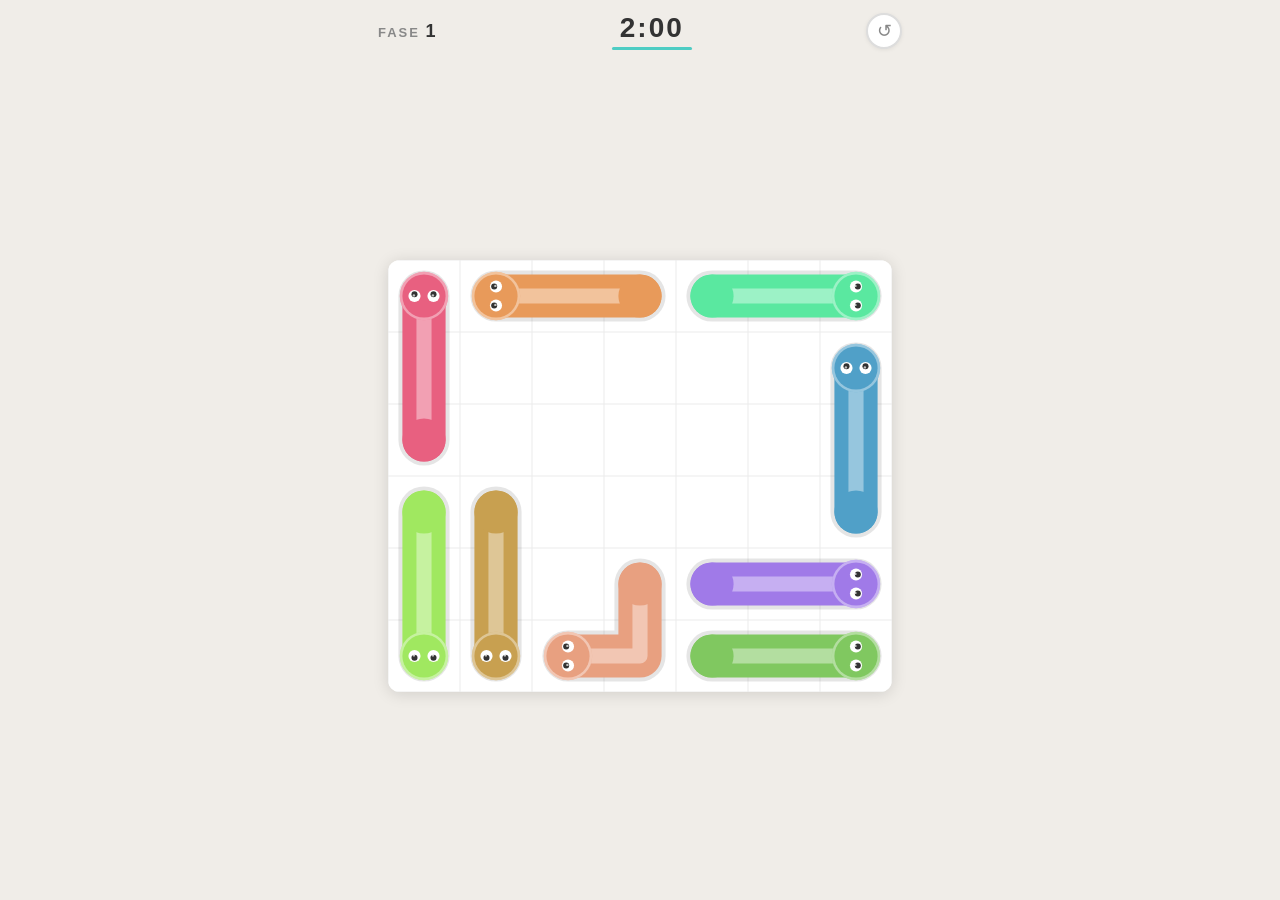
<file: snake_escape.html>
<!DOCTYPE html>
<html lang="pt-BR">
<head>
<meta charset="UTF-8">
<meta name="viewport" content="width=device-width, initial-scale=1, user-scalable=no">
<title>Snake Escape</title>
<style>
*{margin:0;padding:0;box-sizing:border-box;-webkit-tap-highlight-color:transparent}
body{
  background:#f0ede8;color:#333;
  font-family:'Segoe UI',Arial,sans-serif;
  height:100dvh;display:flex;flex-direction:column;
  align-items:center;overflow:hidden;user-select:none;
}
#hud{
  width:100%;max-width:560px;
  display:flex;align-items:center;justify-content:space-between;
  padding:12px 18px 6px;
}
#phase-lbl{font-size:13px;font-weight:700;letter-spacing:2px;text-transform:uppercase;color:#888}
#phase-lbl b{color:#333;font-size:18px}
#timer-col{display:flex;flex-direction:column;align-items:center;gap:3px}
#timer{font-size:28px;font-weight:800;font-variant-numeric:tabular-nums;letter-spacing:2px}
#timer.red{color:#e74c3c;animation:blink .45s infinite alternate}
@keyframes blink{to{opacity:.3}}
#tbar-bg{width:80px;height:3px;background:#ddd;border-radius:2px}
#tbar{height:3px;background:#e74c3c;border-radius:2px;width:100%;transition:width 1s linear,background .4s}
#btn-restart{
  background:#fff;border:2px solid #ddd;color:#888;
  border-radius:50%;width:36px;height:36px;font-size:18px;cursor:pointer;
  display:flex;align-items:center;justify-content:center;
  transition:all .15s;box-shadow:0 1px 4px #0001;
}
#btn-restart:active{transform:rotate(-45deg) scale(.9);}
#canvas-wrap{
  flex:1;display:flex;align-items:center;justify-content:center;
  width:100%;padding:6px 12px 10px;
}
canvas{display:block;touch-action:none;border-radius:12px;
  box-shadow:0 2px 16px #0002;background:#fff;}
.ov{
  position:fixed;inset:0;background:#f0ede8cc;backdrop-filter:blur(6px);
  display:flex;flex-direction:column;align-items:center;justify-content:center;
  gap:14px;z-index:9;opacity:0;pointer-events:none;transition:opacity .3s;
}
.ov.show{opacity:1;pointer-events:all}
.ov h2{font-size:36px;font-weight:900;color:#333}
.ov p{color:#888;font-size:14px}
.btn{
  background:#4ECDC4;color:#fff;border:none;border-radius:30px;
  padding:12px 36px;font-size:15px;font-weight:700;letter-spacing:1px;
  cursor:pointer;transition:transform .12s,opacity .12s;box-shadow:0 3px 10px #4ECDC455;
}
.btn:active{transform:scale(.94);opacity:.85}
.btn2{background:#fff;color:#888;border:2px solid #ddd;box-shadow:none;margin-top:2px}
</style>
</head>
<body>
<div id="hud">
  <div id="phase-lbl">Fase <b id="pnum">1</b></div>
  <div id="timer-col">
    <div id="timer">2:00</div>
    <div id="tbar-bg"><div id="tbar"></div></div>
  </div>
  <button id="btn-restart">↺</button>
</div>
<div id="canvas-wrap"><canvas id="c"></canvas></div>

<div id="ov-win" class="ov">
  <h2>🎉 Escapou!</h2>
  <p id="win-msg">Todas as cobras fugiram!</p>
  <button class="btn" id="btn-next">Próxima Fase ▶</button>
  <button class="btn btn2" id="btn-retry">Jogar Novamente</button>
</div>
<div id="ov-lose" class="ov">
  <h2>⏱ Tempo!</h2>
  <p>As cobras ficaram presas...</p>
  <button class="btn" id="btn-retry2">Tentar Novamente</button>
</div>

<script>
// ── Cores (30 cores para muitas cobras) ────────────────────
const COLORS=[
  '#E8735A','#5AA8E8','#7ED87E','#F0B429','#A07AE8',
  '#5AD8C8','#E89A5A','#5A88D0','#B8E85A','#E85AB0',
  '#5AE8A0','#C05050','#50A0C8','#C8A050','#8050C8',
  '#E86080','#60C8A0','#C8C050','#50C8C8','#C86050',
  '#80A0E8','#E8A080','#80C860','#C860C0','#60A060',
  '#E860A0','#60C0E8','#A0E860','#E8C060','#9060A0',
];

// ── Config por fase: tier muda a cada 5 fases ──────────────
function cfg(p){
  if(p<1) p=1;
  const tier=Math.floor((p-1)/5);  // 0,1,2,3...
  const pos =(p-1)%5;              // 0-4 dentro do tier
  const R=Math.min(6+tier*2,12);
  const C=Math.min(7+tier*2,14);
  const maxLen=3+tier+Math.floor(pos/2);
  const maxSnakes=Math.min(10+tier*6+pos, Math.floor(R*C/2.2));
  return{R,C,maxLen,maxSnakes};
}

// ── Helpers ────────────────────────────────────────────────
function nbrs(r,c,R,C){
  return[[-1,0],[1,0],[0,-1],[0,1]]
    .map(([dr,dc])=>[r+dr,c+dc])
    .filter(([nr,nc])=>nr>=0&&nr<R&&nc>=0&&nc<C);
}
function onBorder(r,c,R,C){return r===0||r===R-1||c===0||c===C-1;}
function shuffle(a){for(let i=a.length-1;i>0;i--){const j=0|Math.random()*(i+1);[a[i],a[j]]=[a[j],a[i]];}return a;}
function key(r,c){return r*1000+c;}
function center(r,c,cs){return{x:c*cs+cs/2,y:r*cs+cs/2};}

// ── Walk: parte de qualquer célula, Warnsdorff ─────────────
function greedyWalk(start,grid,R,C,maxLen){
  const path=[start];
  grid[start[0]][start[1]]=-2;
  while(path.length<maxLen){
    const[r,c]=path[path.length-1];
    const free=shuffle(nbrs(r,c,R,C).filter(([nr,nc])=>grid[nr][nc]===-1));
    if(!free.length) break;
    free.sort((a,b)=>{
      const fa=nbrs(a[0],a[1],R,C).filter(([nr,nc])=>grid[nr][nc]===-1).length;
      const fb=nbrs(b[0],b[1],R,C).filter(([nr,nc])=>grid[nr][nc]===-1).length;
      return fa-fb;
    });
    path.push(free[0]);
    grid[free[0][0]][free[0][1]]=-2;
  }
  return path;
}

// ── Monta cobra: orienta path para que a saída seja na borda
function buildSnake(path,id,colorPool,grid,R,C){
  // Precisamos que rail[-1] (cabeça) seja borda para poder sair
  const p0=path[0], pN=path[path.length-1];
  let finalPath=null;
  if(onBorder(pN[0],pN[1],R,C))      finalPath=path;
  else if(onBorder(p0[0],p0[1],R,C)) finalPath=[...path].reverse();
  else return null; // nem uma ponta está na borda → descarta

  const n=finalPath.length;
  const dr=finalPath[n-1][0]-finalPath[n-2][0];
  const dc=finalPath[n-1][1]-finalPath[n-2][1];
  const rail=[...finalPath];
  for(let v=1;v<=n;v++) rail.push([finalPath[n-1][0]+dr*v,finalPath[n-1][1]+dc*v]);

  for(const[r,c] of finalPath) grid[r][c]=id;
  return{id,color:colorPool[id%colorPool.length],rail,bodyLen:n,headIdx:n-1,exited:false,_anim:null};
}

// ── Gerador principal ──────────────────────────────────────
function generateLevel(phase){
  const{R,C,maxLen,maxSnakes}=cfg(phase);

  for(let attempt=0;attempt<50;attempt++){
    const grid=Array.from({length:R},()=>Array(C).fill(-1));
    const snakes=[];
    const colorPool=shuffle([...COLORS]);

    // Candidatos: borda primeiro, depois interior
    const border=[], interior=[];
    for(let r=0;r<R;r++) for(let c=0;c<C;c++)
      (onBorder(r,c,R,C)?border:interior).push([r,c]);

    const candidates=[...shuffle(border),...shuffle(interior)];

    for(const start of candidates){
      if(snakes.length>=maxSnakes) break;
      if(grid[start[0]][start[1]]!==-1) continue;

      const path=greedyWalk(start,grid,R,C,maxLen);
      if(path.length<2){
        for(const[r,c] of path) grid[r][c]=-1;
        continue;
      }

      const sn=buildSnake(path,snakes.length,colorPool,grid,R,C);
      if(!sn){
        for(const[r,c] of path) grid[r][c]=-1;
        continue;
      }
      snakes.push(sn);
    }

    if(snakes.length<3) continue;
    if(solvable(snakes,R,C)) return{snakes,R,C,phase};
  }
  return fallback(phase);
}

function fallback(phase){
  const{R,C}=cfg(phase);
  const grid=Array.from({length:R},()=>Array(C).fill(-1));
  const snakes=[];
  const border=[];
  for(let r=0;r<R;r++) for(let c=0;c<C;c++) if(onBorder(r,c,R,C)) border.push([r,c]);
  shuffle(border);
  for(let id=0;id<4&&border.length;id++){
    const start=border.shift();
    if(grid[start[0]][start[1]]!==-1) continue;
    const path=greedyWalk(start,grid,R,C,4);
    if(path.length<2) continue;
    const sn=buildSnake(path,id,[...COLORS],grid,R,C);
    if(sn) snakes.push(sn);
  }
  return{snakes,R,C,phase};
}

// ── Solver: greedy auto-slide — detecta deadlocks face-a-face
function bodyOf(sn){
  const s=Math.max(0,sn.headIdx-sn.bodyLen+1);
  return sn.rail.slice(s,sn.headIdx+1);
}
function inGrid(r,c,R,C){return r>=0&&r<R&&c>=0&&c<C;}

function solvable(snakes,R,C){
  const n=snakes.length;
  const heads=snakes.map(s=>s.headIdx);
  const rails=snakes.map(s=>s.rail);
  const bls=snakes.map(s=>s.bodyLen);

  function occMap(){
    const m=new Map();
    for(let i=0;i<n;i++){
      const hi=heads[i];
      for(let j=Math.max(0,hi-bls[i]+1);j<=hi;j++){
        const[r,c]=rails[i][j];
        if(inGrid(r,c,R,C)) m.set(key(r,c),i);
      }
    }
    return m;
  }

  // Greedy: repete movimentos enquanto progredir
  let changed=true, iters=0;
  while(changed&&iters++<2000){
    changed=false;
    for(let i=0;i<n;i++){
      if(heads[i]>=rails[i].length-1) continue;
      const ni=heads[i]+1;
      const[nr,nc]=rails[i][ni];
      if(!inGrid(nr,nc,R,C)){heads[i]=ni;changed=true;continue;}
      const om=occMap();
      if(!om.has(key(nr,nc))||om.get(key(nr,nc))===i){heads[i]=ni;changed=true;}
    }
  }
  return heads.every((h,i)=>h>=rails[i].length-1);
}

// ── Estado do jogo ─────────────────────────────────────────
const G={canvas:null,ctx:null,snakes:[],R:4,C:4,cs:80,phase:1,
         timer:120,timerMax:120,timerH:null,win:false,lose:false,
         flashId:-1,flashFrames:0};

// ── Iniciar fase ───────────────────────────────────────────
function startPhase(phase){
  clearInterval(G.timerH);
  hide('ov-win');hide('ov-lose');
  const lv=generateLevel(phase);
  G.snakes=lv.snakes;G.R=lv.R;G.C=lv.C;G.phase=phase;
  G.win=false;G.lose=false;G.flashId=-1;

  const maxW=Math.min(window.innerWidth-24,560);
  const maxH=window.innerHeight-110;
  G.cs=Math.min(maxW/G.C, maxH/G.R, 72);
  G.canvas.width=G.C*G.cs;G.canvas.height=G.R*G.cs;
  document.getElementById('pnum').textContent=phase;

  G.timer=120;G.timerMax=120;
  updateTimer();
  G.timerH=setInterval(()=>{
    if(G.win||G.lose) return;
    G.timer=Math.max(0,G.timer-1);
    updateTimer();
    if(G.timer===0){clearInterval(G.timerH);G.lose=true;show('ov-lose');}
  },1000);
  render();
}

function updateTimer(){
  const m=0|G.timer/60,s=G.timer%60;
  const el=document.getElementById('timer');
  el.textContent=`${m}:${String(s).padStart(2,'0')}`;
  el.classList.toggle('red',G.timer<=20);
  const bar=document.getElementById('tbar');
  bar.style.width=(G.timer/G.timerMax*100)+'%';
  bar.style.background=G.timer/G.timerMax>.4?'#4ECDC4':'#e74c3c';
}

// ── Input ──────────────────────────────────────────────────
function onTap(e){
  e.preventDefault();
  if(G.win||G.lose) return;
  const rect=G.canvas.getBoundingClientRect();
  const t=e.touches?e.touches[0]:e;
  const px=(t.clientX-rect.left)*G.canvas.width/rect.width;
  const py=(t.clientY-rect.top)*G.canvas.height/rect.height;

  let minD=Infinity,hit=null;
  for(const sn of G.snakes){
    if(sn.exited) continue;
    for(const[r,c] of bodyOf(sn)){
      const p=center(r,c,G.cs);
      const d=Math.hypot(p.x-px,p.y-py);
      if(d<minD){minD=d;hit=sn;}
    }
  }
  if(hit&&minD<G.cs*.75) tryMove(hit);
}

function occMap(){
  const m=new Map();
  for(const sn of G.snakes){
    if(sn.exited) continue;
    for(const[r,c] of bodyOf(sn)) m.set(key(r,c),sn.id);
  }
  return m;
}

function tryMove(sn){
  if(sn._anim) return;
  const ni=sn.headIdx+1;
  if(ni>=sn.rail.length){sn.exited=true;checkWin();render();return;}
  const[nr,nc]=sn.rail[ni];
  const off=!inGrid(nr,nc,G.R,G.C);
  const om=occMap();
  if(!off&&om.has(key(nr,nc))&&om.get(key(nr,nc))!==sn.id){flash(sn.id);return;}
  animStep(sn,ni);
}

function animStep(sn,ni){
  const F=6;
  const from=pt(sn.rail[sn.headIdx]),to=pt(sn.rail[ni]);
  let f=0;sn._anim={from,to,t:0};
  (function frame(){
    f++;sn._anim.t=1-Math.pow(1-f/F,3);render();
    if(f<F) requestAnimationFrame(frame);
    else{
      sn._anim=null;sn.headIdx=ni;
      if(sn.headIdx>=sn.rail.length-1){sn.exited=true;checkWin();render();}
      else tryMove(sn); // auto-slide: continua até sair ou ser bloqueada
    }
  })();
}
function pt([r,c]){return center(r,c,G.cs);}

function flash(id){
  G.flashId=id;G.flashFrames=10;
  (function fr(){G.flashFrames--;render();if(G.flashFrames>0) requestAnimationFrame(fr);else G.flashId=-1;})();
}
function checkWin(){
  if(G.snakes.every(s=>s.exited)){
    clearInterval(G.timerH);G.win=true;
    const t=G.timer;
    document.getElementById('win-msg').textContent=
      `Todas escaparam! ⏱ ${0|t/60}:${String(t%60).padStart(2,'0')}`;
    setTimeout(()=>show('ov-win'),450);
  }
}

// ── Renderer ───────────────────────────────────────────────
function render(){
  const{ctx,canvas,cs,R,C}=G;
  ctx.clearRect(0,0,canvas.width,canvas.height);

  // fundo branco
  ctx.fillStyle='#ffffff';ctx.fillRect(0,0,canvas.width,canvas.height);

  // grid sutil
  ctx.strokeStyle='#ebebeb';ctx.lineWidth=1;
  for(let r=0;r<=R;r++){ctx.beginPath();ctx.moveTo(0,r*cs);ctx.lineTo(C*cs,r*cs);ctx.stroke();}
  for(let c=0;c<=C;c++){ctx.beginPath();ctx.moveTo(c*cs,0);ctx.lineTo(c*cs,R*cs);ctx.stroke();}

  for(const sn of G.snakes) if(!sn.exited) drawSnake(sn);
}

function drawSnake(sn){
  const{ctx,cs}=G;
  const cells=bodyOf(sn);
  if(!cells.length) return;

  const isFlash=G.flashId===sn.id&&G.flashFrames%2===0;
  const col=isFlash?'#e74c3c':sn.color;
  const r=cs*.30;

  // pontos (cabeça interpolada se animando)
  const pts=cells.map(([row,c])=>center(row,c,cs));
  if(sn._anim){
    const{from,to,t}=sn._anim;
    pts[pts.length-1]={x:from.x+(to.x-from.x)*t,y:from.y+(to.y-from.y)*t};
  }

  // sombra leve
  ctx.strokeStyle='rgba(0,0,0,0.10)';ctx.lineWidth=r*2+8;
  ctx.lineCap='round';ctx.lineJoin='round';
  path(ctx,pts);

  // corpo
  ctx.strokeStyle=col;ctx.lineWidth=r*2;
  path(ctx,pts);

  // brilho (linha clara no topo)
  ctx.strokeStyle='rgba(255,255,255,0.40)';ctx.lineWidth=r*.7;
  path(ctx,pts);

  // rabo arredondado
  ctx.fillStyle=col;
  ctx.beginPath();ctx.arc(pts[0].x,pts[0].y,r,0,Math.PI*2);ctx.fill();

  // cabeça
  const head=pts[pts.length-1];
  let dx=1,dy=0;
  if(pts.length>1){dx=head.x-pts[pts.length-2].x;dy=head.y-pts[pts.length-2].y;}
  else if(sn.headIdx>0){
    const p=center(sn.rail[sn.headIdx-1][0],sn.rail[sn.headIdx-1][1],cs);
    dx=head.x-p.x;dy=head.y-p.y;
  }
  const dl=Math.hypot(dx,dy)||1;dx/=dl;dy/=dl;
  const nx=-dy,ny=dx;

  ctx.fillStyle=col;
  ctx.beginPath();ctx.arc(head.x,head.y,r*1.12,0,Math.PI*2);ctx.fill();
  ctx.fillStyle='rgba(255,255,255,0.4)';
  ctx.beginPath();ctx.arc(head.x,head.y,r*1.12,0,Math.PI*2);ctx.fill();
  ctx.fillStyle=col;
  ctx.beginPath();ctx.arc(head.x,head.y,r,0,Math.PI*2);ctx.fill();

  // olhos
  eye(ctx,head.x+nx*r*.44,head.y+ny*r*.44,r*.28,dx,dy);
  eye(ctx,head.x-nx*r*.44,head.y-ny*r*.44,r*.28,dx,dy);
}

function path(ctx,pts){
  if(pts.length<2) return;
  ctx.beginPath();ctx.moveTo(pts[0].x,pts[0].y);
  for(let i=1;i<pts.length;i++) ctx.lineTo(pts[i].x,pts[i].y);
  ctx.stroke();
}

function eye(ctx,x,y,r,dx,dy){
  ctx.fillStyle='#fff';
  ctx.beginPath();ctx.arc(x,y,r,0,Math.PI*2);ctx.fill();
  ctx.fillStyle='#333';
  ctx.beginPath();ctx.arc(x+dx*r*.3,y+dy*r*.3,r*.5,0,Math.PI*2);ctx.fill();
  ctx.fillStyle='rgba(255,255,255,.7)';
  ctx.beginPath();ctx.arc(x-r*.1,y-r*.1,r*.2,0,Math.PI*2);ctx.fill();
}

// ── Utils ──────────────────────────────────────────────────
function show(id){document.getElementById(id).classList.add('show');}
function hide(id){document.getElementById(id).classList.remove('show');}

// ── Boot ───────────────────────────────────────────────────
window.addEventListener('DOMContentLoaded',()=>{
  G.canvas=document.getElementById('c');
  G.ctx=G.canvas.getContext('2d');
  G.canvas.addEventListener('click',onTap);
  G.canvas.addEventListener('touchstart',onTap,{passive:false});
  document.getElementById('btn-next')   .addEventListener('click',()=>startPhase(G.phase+1));
  document.getElementById('btn-retry')  .addEventListener('click',()=>startPhase(G.phase));
  document.getElementById('btn-retry2') .addEventListener('click',()=>startPhase(G.phase));
  document.getElementById('btn-restart').addEventListener('click',()=>startPhase(G.phase));
  window.addEventListener('resize',()=>startPhase(G.phase));
  startPhase(1);
});
</script>
</body>
</html>
</file>
